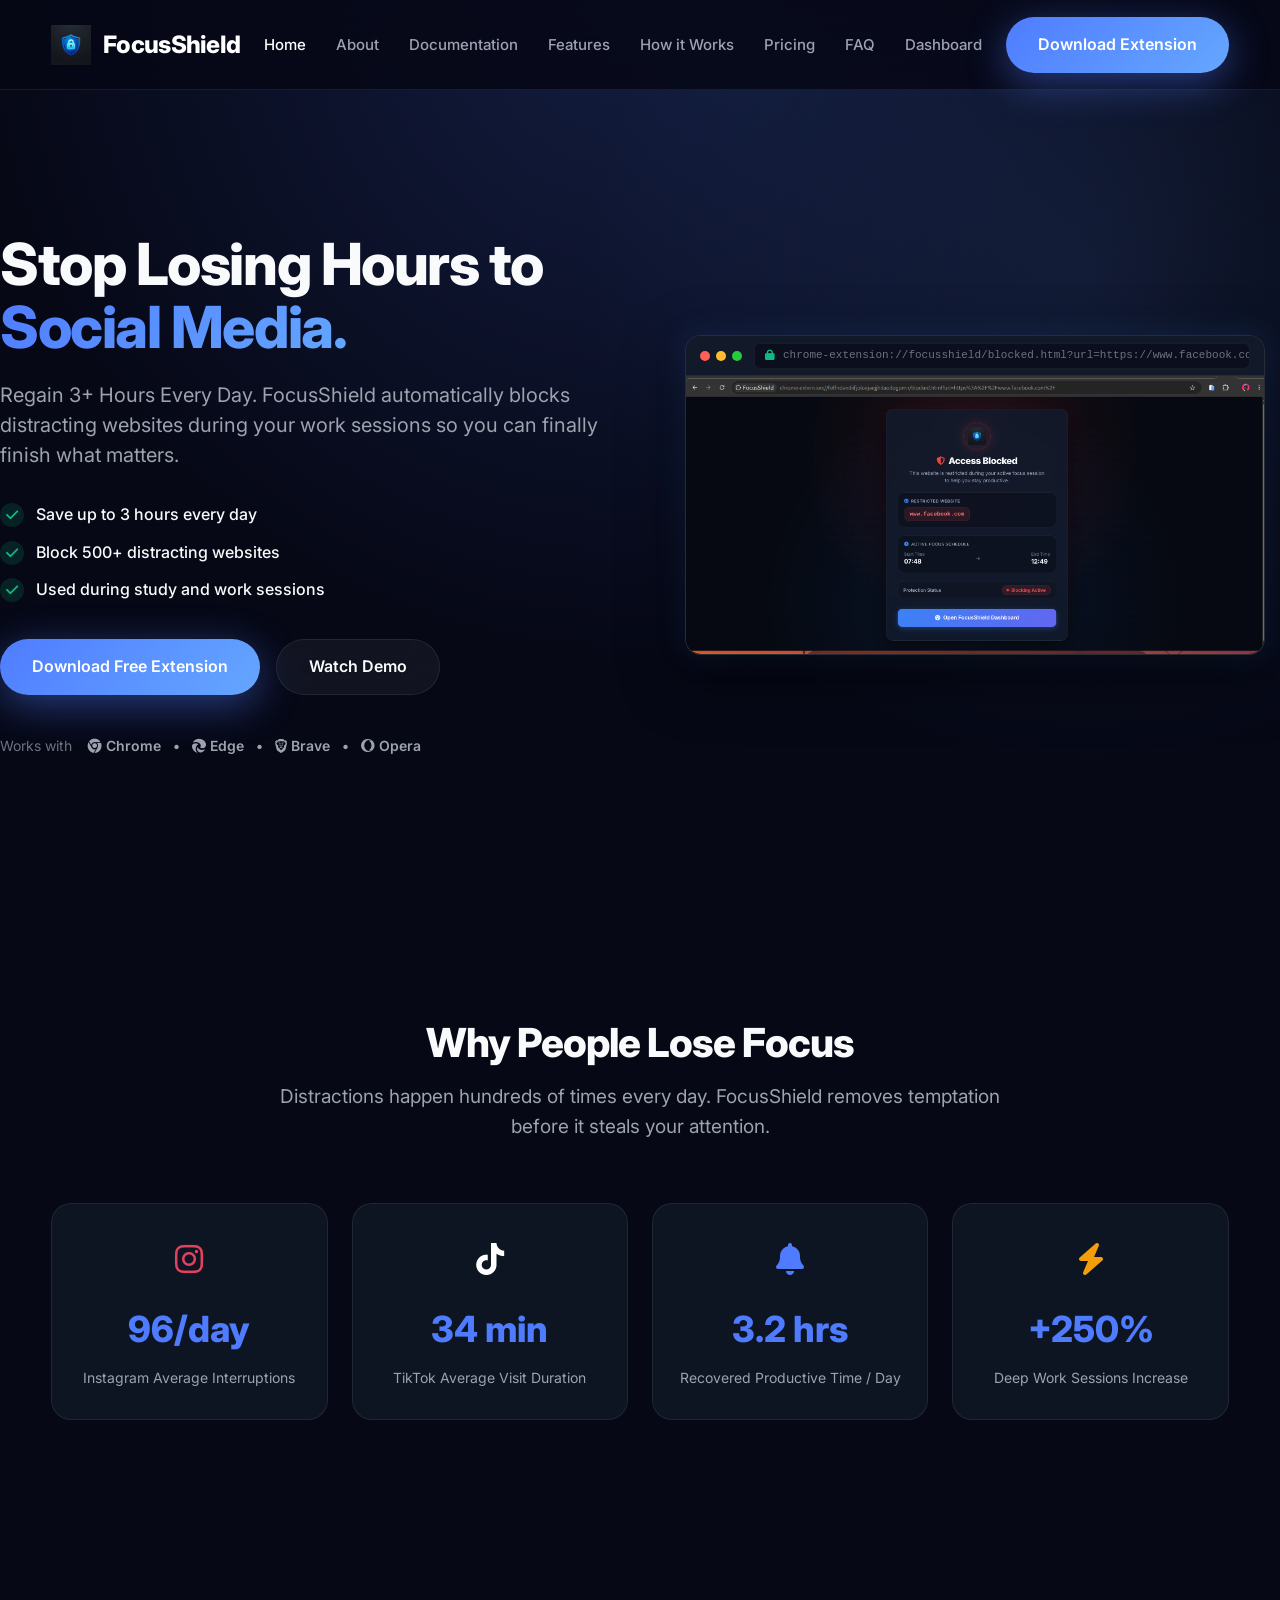
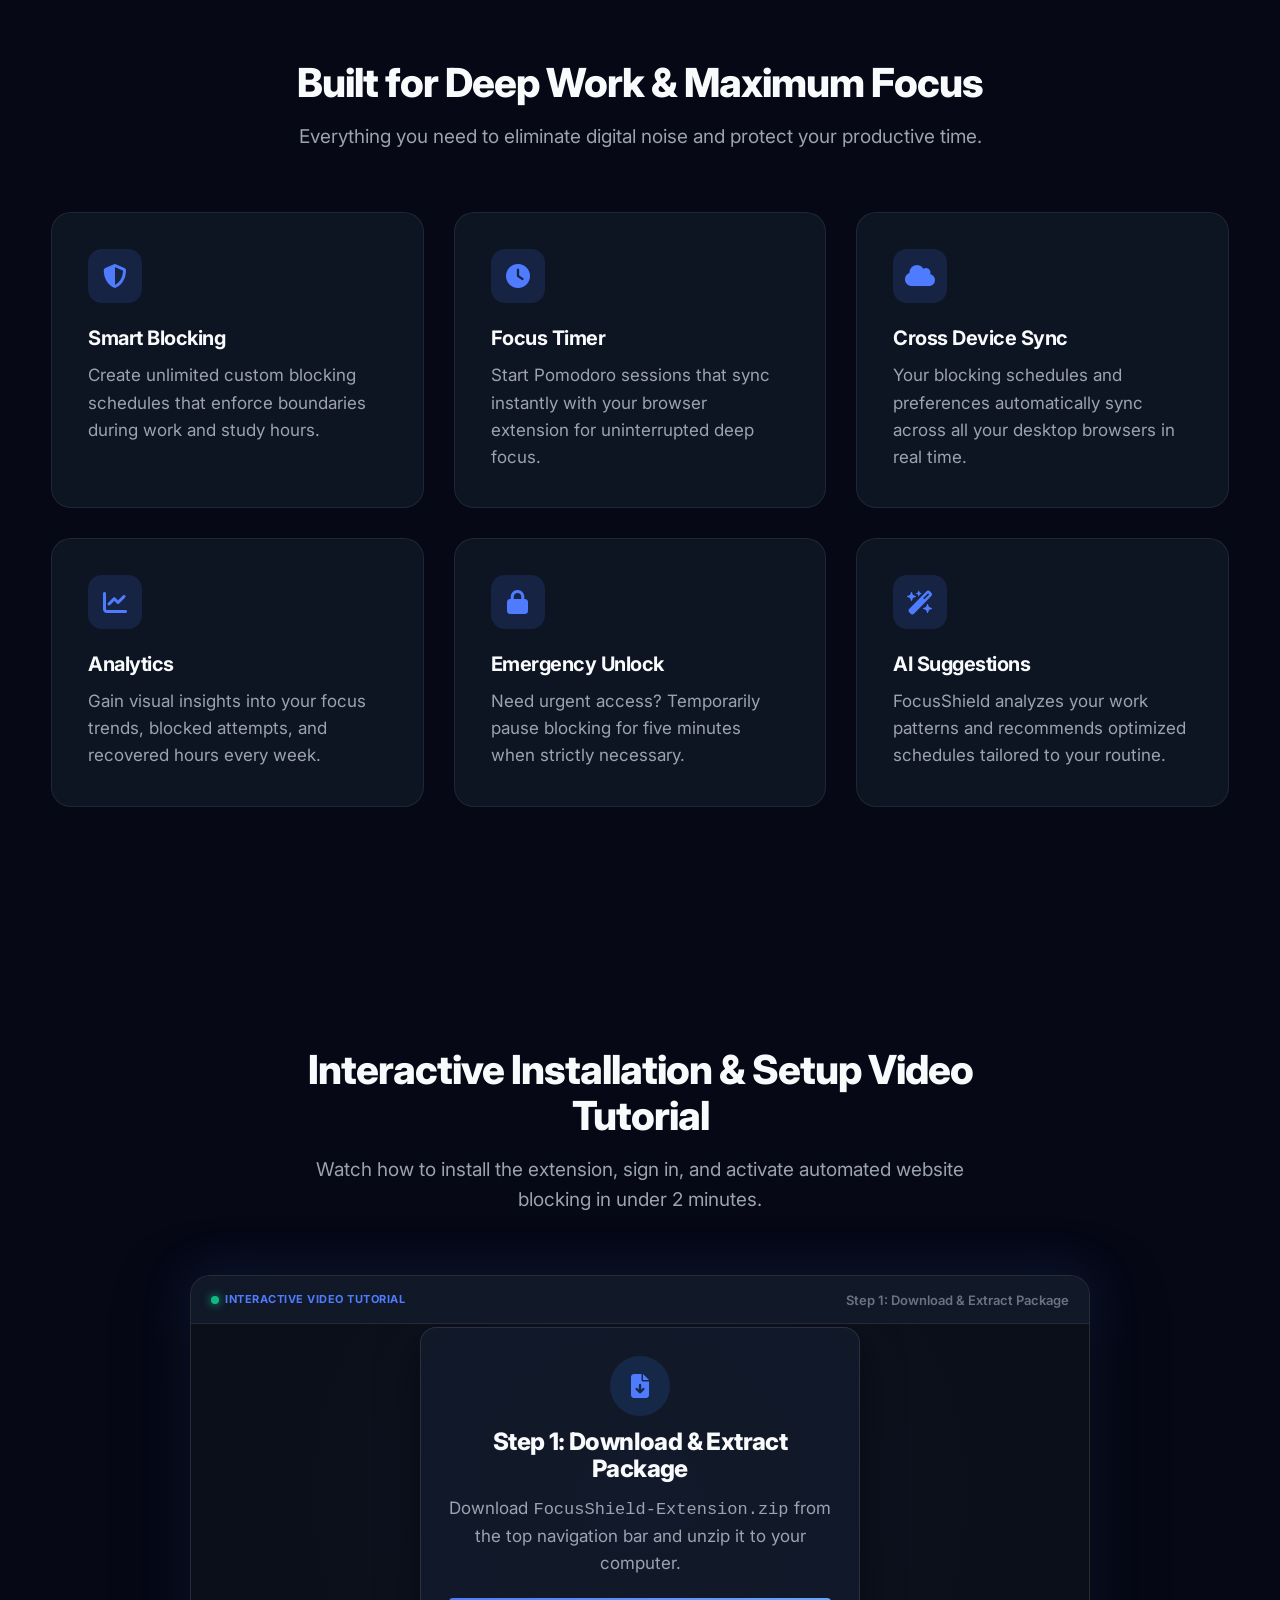
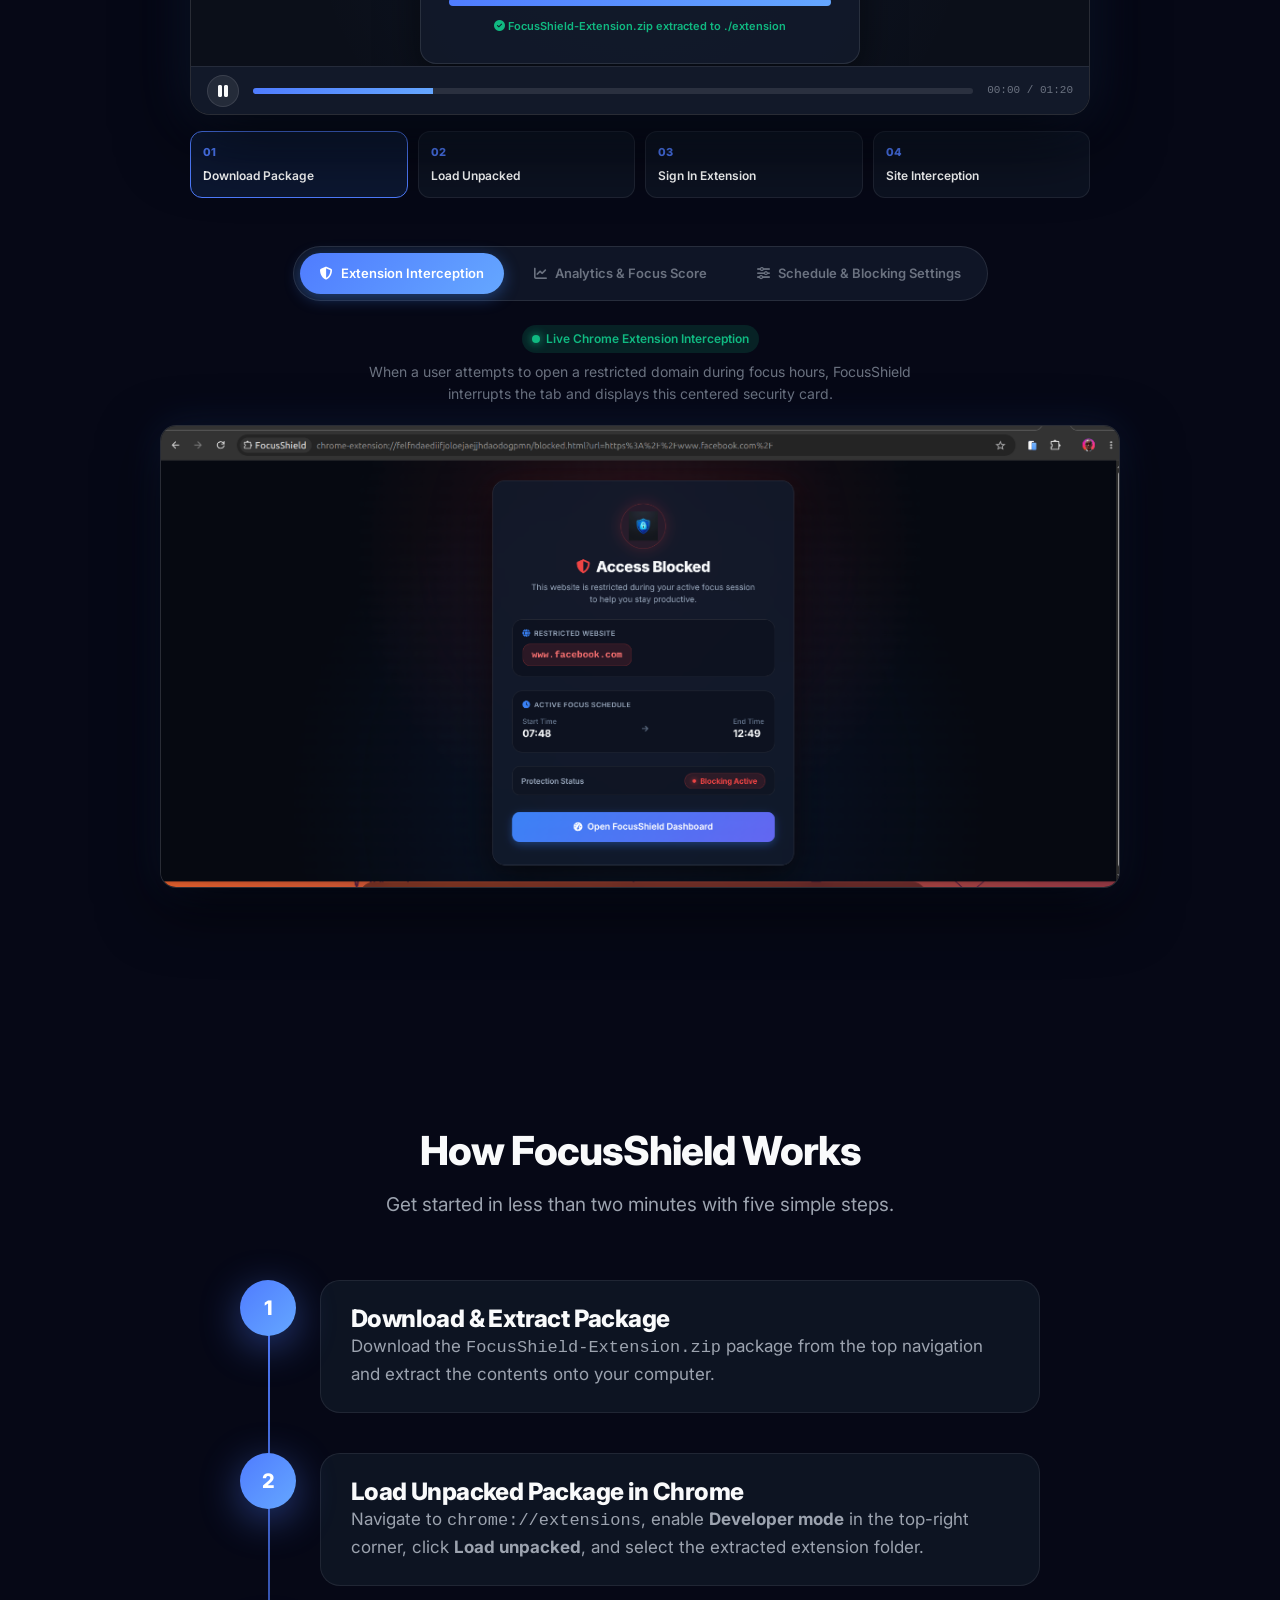
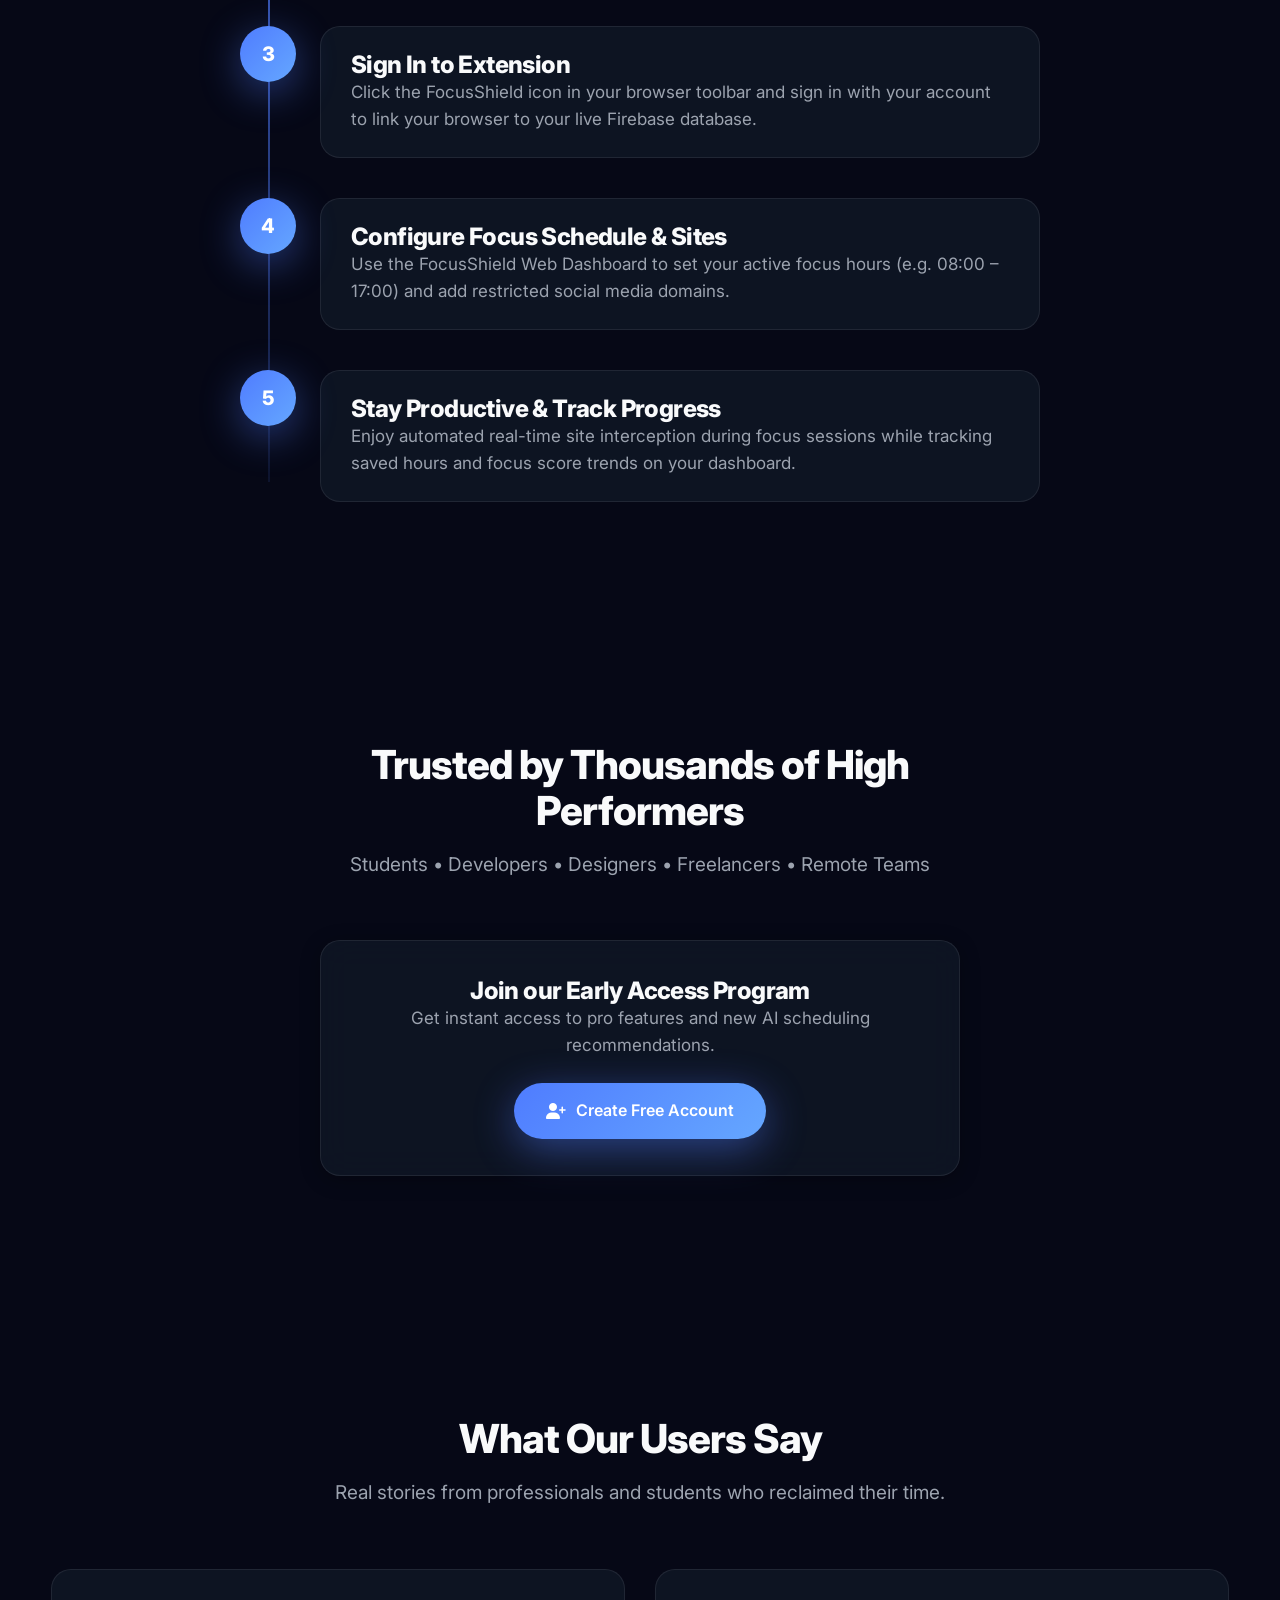
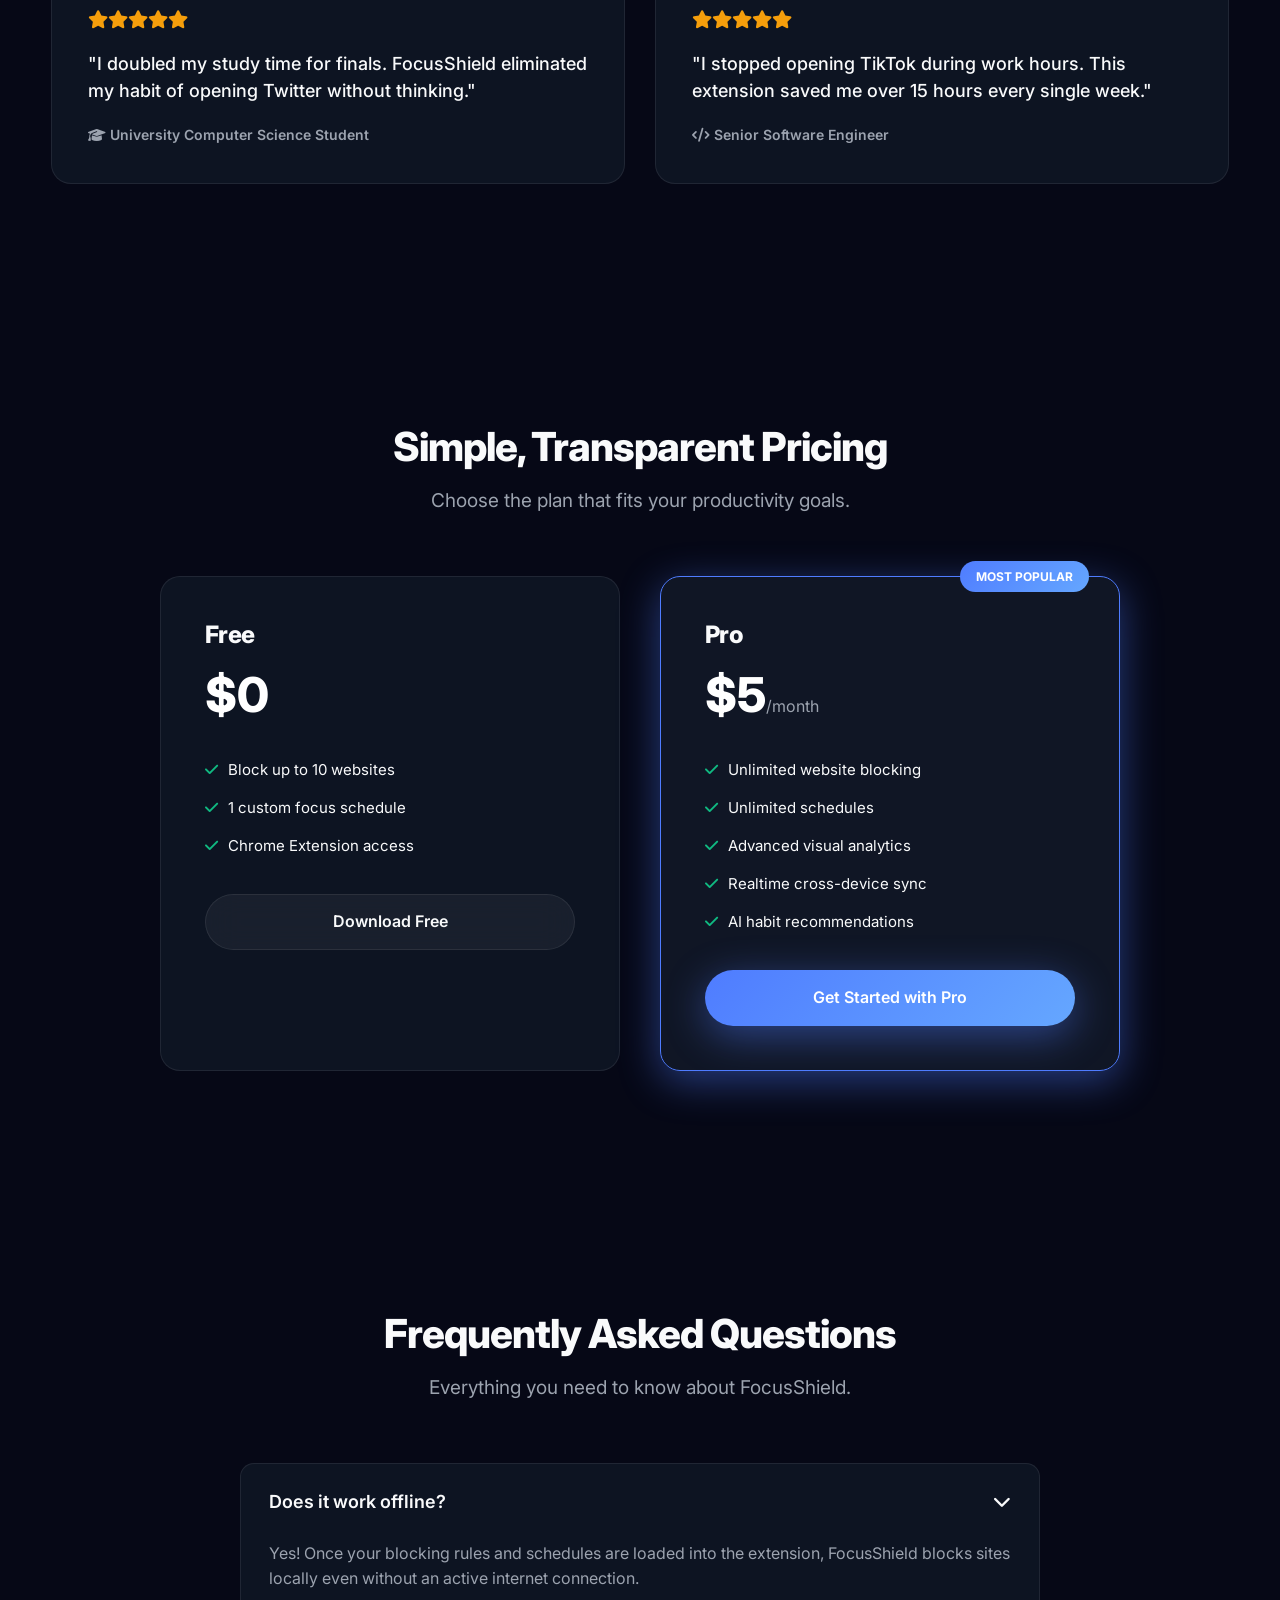
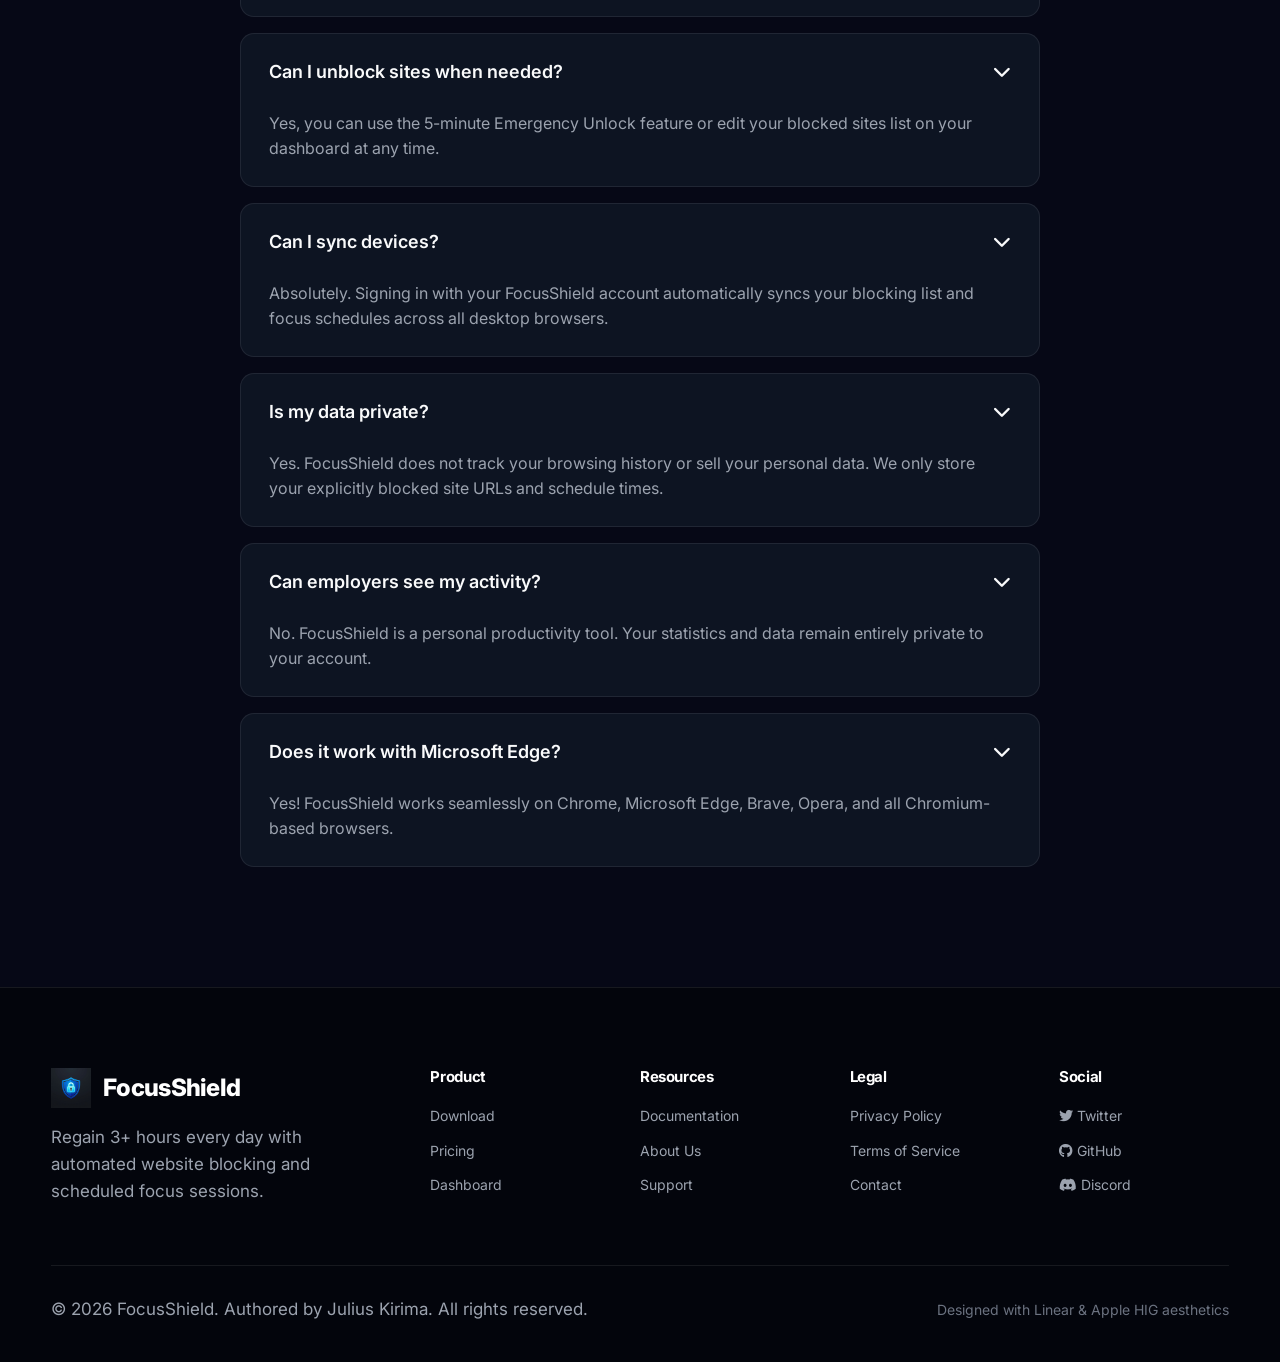
<file: index.html>
<!DOCTYPE html>

<html lang="en">

<head>

    <meta charset="UTF-8">

    <meta name="viewport" content="width=device-width, initial-scale=1.0">

    <title>FocusShield — Regain 3+ Hours Every Day | Smart Distraction Blocker</title>

    <meta name="description" content="FocusShield automatically blocks distracting websites during your work sessions so you can stay productive without relying on willpower.">

    <link rel="icon" type="image/png" href="assets/icons/favicon.png">

    <!-- FONTAWESOME ICONS -->

    <link rel="stylesheet" href="https://cdnjs.cloudflare.com/ajax/libs/font-awesome/6.5.1/css/all.min.css">

    <link rel="stylesheet" href="css/main.css">

    <link rel="stylesheet" href="css/responsive.css">

</head>

<body>

    <!-- HEADER -->

    <header class="header">

        <div class="container header-container">

            <a href="index.html" class="logo">

                <img src="assets/icons/logo.png" alt="FocusShield Logo" class="logo-image">

                <span class="logo-text">FocusShield</span>

            </a>

            <nav class="navigation">

                <ul class="navigation-list">

                    <li><a href="index.html" class="navigation-link active">Home</a></li>

                    <li><a href="about.html" class="navigation-link">About</a></li>

                    <li><a href="docs.html" class="navigation-link">Documentation</a></li>

                    <li><a href="#features" class="navigation-link">Features</a></li>

                    <li><a href="#how-it-works" class="navigation-link">How it Works</a></li>

                    <li><a href="#pricing" class="navigation-link">Pricing</a></li>

                    <li><a href="#faq" class="navigation-link">FAQ</a></li>

                    <li><a href="dashboard.html" class="navigation-link">Dashboard</a></li>

                </ul>

            </nav>

            <div class="header-actions">

                <a href="downloads/FocusShield-Extension.zip" download="FocusShield-Extension.zip" id="download-extension-btn" class="button button-primary">

                    Download Extension

                </a>

            </div>

        </div>

    </header>

    <!-- MAIN CONTENT STORY -->

    <main>

        <!-- 1. HERO SECTION -->

        <section class="section hero vh-section">

            <div class="container hero-grid">

                <!-- HERO LEFT CONTENT -->

                <div class="hero-content">

                    <h1>

                        Stop Losing Hours to <span class="gradient-text">Social Media.</span>

                    </h1>

                    <p class="hero-description">

                        Regain 3+ Hours Every Day. FocusShield automatically blocks distracting websites during your work sessions so you can finally finish what matters.

                    </p>

                    <div class="hero-stats">

                        <div class="stat-item">

                            <span class="stat-check"><i class="fa-solid fa-check"></i></span> Save up to 3 hours every day

                        </div>

                        <div class="stat-item">

                            <span class="stat-check"><i class="fa-solid fa-check"></i></span> Block 500+ distracting websites

                        </div>

                        <div class="stat-item">

                            <span class="stat-check"><i class="fa-solid fa-check"></i></span> Used during study and work sessions

                        </div>

                    </div>

                    <div class="hero-actions">

                        <a href="downloads/FocusShield-Extension.zip" download="FocusShield-Extension.zip" id="hero-download-btn" class="button button-primary">

                            Download Free Extension

                        </a>

                        <a href="#demo" class="button button-secondary">

                            Watch Demo

                        </a>

                    </div>

                    <div class="browser-compatibility">

                        <span>Works with</span>

                        <div class="browser-badges">

                            <span><i class="fa-brands fa-chrome"></i> Chrome</span> • 

                            <span><i class="fa-brands fa-edge"></i> Edge</span> • 

                            <span><i class="fa-brands fa-brave"></i> Brave</span> • 

                            <span><i class="fa-brands fa-opera"></i> Opera</span>

                        </div>

                    </div>

                </div>

                <!-- HERO RIGHT MOCKUP DISPLAYING THE REAL EXTENSION SCREENSHOT -->

                <div class="mockup-wrapper">

                    <div class="extension-browser-frame">

                        <div class="browser-top-bar">

                            <div class="browser-controls">

                                <span class="control-dot close"></span>

                                <span class="control-dot minimize"></span>

                                <span class="control-dot expand"></span>

                            </div>

                            <div class="browser-address">

                                <i class="fa-solid fa-lock" style="color:var(--color-success)"></i>

                                <span>chrome-extension://focusshield/blocked.html?url=https://www.facebook.com</span>

                            </div>

                        </div>

                        <div class="browser-screenshot-container">

                            <img src="assets/screenshots/blocked_popup_screenshot.png" alt="FocusShield Chrome Extension Blocked Page Popup" class="live-popup-screenshot">

                        </div>

                    </div>

                </div>

            </div>

        </section>

        <!-- 2. SECTION TWO: PAIN & PROBLEM -->

        <section class="section">

            <div class="container">

                <div class="section-header">

                    <h2 class="section-title">Why People Lose Focus</h2>

                    <p class="section-subtitle">Distractions happen hundreds of times every day. FocusShield removes temptation before it steals your attention.</p>

                </div>

                <div class="pain-grid">

                    <div class="pain-card">

                        <div class="pain-icon" style="color:#E4405F"><i class="fa-brands fa-instagram"></i></div>

                        <div class="pain-stat">96/day</div>

                        <div class="pain-label">Instagram Average Interruptions</div>

                    </div>

                    <div class="pain-card">

                        <div class="pain-icon" style="color:#FFFFFF"><i class="fa-brands fa-tiktok"></i></div>

                        <div class="pain-stat">34 min</div>

                        <div class="pain-label">TikTok Average Visit Duration</div>

                    </div>

                    <div class="pain-card">

                        <div class="pain-icon" style="color:var(--color-primary)"><i class="fa-solid fa-bell"></i></div>

                        <div class="pain-stat">3.2 hrs</div>

                        <div class="pain-label">Recovered Productive Time / Day</div>

                    </div>

                    <div class="pain-card">

                        <div class="pain-icon" style="color:#F59E0B"><i class="fa-solid fa-bolt"></i></div>

                        <div class="pain-stat">+250%</div>

                        <div class="pain-label">Deep Work Sessions Increase</div>

                    </div>

                </div>

            </div>

        </section>

        <!-- 3. FEATURES SECTION -->

        <section id="features" class="section">

            <div class="container">

                <div class="section-header">

                    <h2 class="section-title">Built for Deep Work & Maximum Focus</h2>

                    <p class="section-subtitle">Everything you need to eliminate digital noise and protect your productive time.</p>

                </div>

                <div class="features-grid">

                    <div class="feature-card">

                        <div class="feature-icon-wrapper"><i class="fa-solid fa-shield-halved"></i></div>

                        <h3 class="feature-title">Smart Blocking</h3>

                        <p>Create unlimited custom blocking schedules that enforce boundaries during work and study hours.</p>

                    </div>

                    <div class="feature-card">

                        <div class="feature-icon-wrapper"><i class="fa-solid fa-clock"></i></div>

                        <h3 class="feature-title">Focus Timer</h3>

                        <p>Start Pomodoro sessions that sync instantly with your browser extension for uninterrupted deep focus.</p>

                    </div>

                    <div class="feature-card">

                        <div class="feature-icon-wrapper"><i class="fa-solid fa-cloud"></i></div>

                        <h3 class="feature-title">Cross Device Sync</h3>

                        <p>Your blocking schedules and preferences automatically sync across all your desktop browsers in real time.</p>

                    </div>

                    <div class="feature-card">

                        <div class="feature-icon-wrapper"><i class="fa-solid fa-chart-line"></i></div>

                        <h3 class="feature-title">Analytics</h3>

                        <p>Gain visual insights into your focus trends, blocked attempts, and recovered hours every week.</p>

                    </div>

                    <div class="feature-card">

                        <div class="feature-icon-wrapper"><i class="fa-solid fa-lock"></i></div>

                        <h3 class="feature-title">Emergency Unlock</h3>

                        <p>Need urgent access? Temporarily pause blocking for five minutes when strictly necessary.</p>

                    </div>

                    <div class="feature-card">

                        <div class="feature-icon-wrapper"><i class="fa-solid fa-wand-magic-sparkles"></i></div>

                        <h3 class="feature-title">AI Suggestions</h3>

                        <p>FocusShield analyzes your work patterns and recommends optimized schedules tailored to your routine.</p>

                    </div>

                </div>

            </div>

        </section>

        <!-- 4. LIVE DEMO & INTERACTIVE VIDEO TUTORIAL SECTION -->

        <section id="demo" class="section">

            <div class="container">

                <div class="section-header">

                    <h2 class="section-title">Interactive Installation & Setup Video Tutorial</h2>

                    <p class="section-subtitle">Watch how to install the extension, sign in, and activate automated website blocking in under 2 minutes.</p>

                </div>

                <!-- VIDEO PLAYER SIMULATOR CONTAINER -->

                <div class="video-tutorial-container">

                    <!-- VIDEO SCREEN VIEWPORT -->

                    <div class="video-viewport">

                        <!-- TOP BAR OVERLAY -->

                        <div class="video-overlay-header">

                            <div class="video-badge"><span class="live-dot"></span> Interactive Video Tutorial</div>

                            <div id="video-scene-title" class="video-scene-title">Step 1: Download & Extract Package</div>

                        </div>

                        <!-- SCENE STAGE -->

                        <div class="video-stage">

                            <!-- Scene 1: Download & Extract -->

                            <div id="scene-1" class="video-scene active">

                                <div class="scene-card">

                                    <div class="scene-icon"><i class="fa-solid fa-file-arrow-down"></i></div>

                                    <h3>Step 1: Download & Extract Package</h3>

                                    <p>Download <code>FocusShield-Extension.zip</code> from the top navigation bar and unzip it to your computer.</p>

                                    <div class="download-sim-bar">

                                        <div class="download-sim-progress"></div>

                                    </div>

                                    <span class="sim-status"><i class="fa-solid fa-circle-check"></i> FocusShield-Extension.zip extracted to ./extension</span>

                                </div>

                            </div>

                            <!-- Scene 2: Load Unpacked -->

                            <div id="scene-2" class="video-scene">

                                <div class="scene-chrome-window">

                                    <div class="chrome-bar">

                                        <span class="url-text"><i class="fa-solid fa-lock"></i> chrome://extensions</span>

                                        <div class="dev-mode-badge"><i class="fa-solid fa-toggle-on"></i> Developer Mode: ON</div>

                                    </div>

                                    <div class="chrome-body">

                                        <button class="sim-button-highlight"><i class="fa-solid fa-folder-open"></i> Load unpacked</button>

                                        <p>Select your extracted <code>/extension</code> folder to register the background service worker.</p>

                                    </div>

                                </div>

                            </div>

                            <!-- Scene 3: Extension Sign In -->

                            <div id="scene-3" class="video-scene">

                                <div class="scene-popup-window">

                                    <div class="popup-header-sim">

                                        <img src="assets/icons/logo.png" alt="FocusShield" class="popup-logo-sim">

                                        <span>FocusShield Extension</span>

                                    </div>

                                    <div class="popup-form-sim">

                                        <div class="sim-input"><i class="fa-solid fa-envelope"></i> user@focusshield.app</div>

                                        <div class="sim-input"><i class="fa-solid fa-lock"></i> ••••••••••••</div>

                                        <button class="sim-btn-primary"><i class="fa-solid fa-right-to-bracket"></i> Sign In to Extension</button>

                                    </div>

                                </div>

                            </div>

                            <!-- Scene 4: Real-time Interception -->

                            <div id="scene-4" class="video-scene">

                                <div class="scene-screenshot-view">

                                    <img src="assets/screenshots/blocked_popup_screenshot.png" alt="FocusShield Extension Blocked Screen Showcase" class="scene-img">

                                </div>

                            </div>

                        </div>

                        <!-- VIDEO CONTROLS BAR -->

                        <div class="video-controls-bar">

                            <button id="video-play-btn" class="video-control-btn" title="Play/Pause Video">

                                <i class="fa-solid fa-play"></i>

                            </button>

                            

                            <div class="video-timeline">

                                <div id="video-progress-bar" class="video-progress-bar"></div>

                            </div>

                            

                            <span id="video-time-display" class="video-time-display">00:00 / 01:20</span>

                        </div>

                    </div>

                    <!-- VIDEO SCENE SELECTOR TABS -->

                    <div class="video-step-nav">

                        <button class="step-nav-btn active" data-scene="1">

                            <span class="step-num">01</span>

                            <span class="step-label">Download Package</span>

                        </button>

                        <button class="step-nav-btn" data-scene="2">

                            <span class="step-num">02</span>

                            <span class="step-label">Load Unpacked</span>

                        </button>

                        <button class="step-nav-btn" data-scene="3">

                            <span class="step-num">03</span>

                            <span class="step-label">Sign In Extension</span>

                        </button>

                        <button class="step-nav-btn" data-scene="4">

                            <span class="step-num">04</span>

                            <span class="step-label">Site Interception</span>

                        </button>

                    </div>

                </div>

                <!-- SHOWCASE SWITCHER CONTAINER FOR DASHBOARD SCREENSHOTS -->

                <div class="dashboard-showcase-container" style="margin-top: 48px;">

                    <!-- SHOWCASE TABS -->

                    <div class="showcase-tabs">

                        <button class="showcase-tab active" data-target="blocked-screen">

                            <i class="fa-solid fa-shield-halved"></i> Extension Interception

                        </button>

                        <button class="showcase-tab" data-target="dashboard-top">

                            <i class="fa-solid fa-chart-line"></i> Analytics & Focus Score

                        </button>

                        <button class="showcase-tab" data-target="dashboard-settings">

                            <i class="fa-solid fa-sliders"></i> Schedule & Blocking Settings

                        </button>

                    </div>

                    <!-- SHOWCASE PANELS -->

                    <div class="showcase-viewport">

                        <!-- Panel 1: Extension Blocked Screen -->

                        <div id="showcase-blocked-screen" class="showcase-panel active">

                            <div class="panel-header">

                                <span class="live-badge"><span class="live-dot"></span> Live Chrome Extension Interception</span>

                                <p class="panel-desc">When a user attempts to open a restricted domain during focus hours, FocusShield interrupts the tab and displays this centered security card.</p>

                            </div>

                            <div class="panel-image-wrapper">

                                <img src="assets/screenshots/blocked_popup_screenshot.png" alt="FocusShield Chrome Extension Interception Screen" class="showcase-img">

                            </div>

                        </div>

                        <!-- Panel 2: Dashboard Overview -->

                        <div id="showcase-dashboard-top" class="showcase-panel">

                            <div class="panel-header">

                                <span class="live-badge"><span class="live-dot"></span> Realtime Web Dashboard Overview</span>

                                <p class="panel-desc">Monitor your daily Focus Score, blocked attempts, active session countdown timer, weekly trends, and 30-day focus streak calendar.</p>

                            </div>

                            <div class="panel-image-wrapper">

                                <img src="assets/screenshots/dashboard_top_screenshot.png" alt="FocusShield Web Dashboard Analytics Overview" class="showcase-img">

                            </div>

                        </div>

                        <!-- Panel 3: Schedule Settings -->

                        <div id="showcase-dashboard-settings" class="showcase-panel">

                            <div class="panel-header">

                                <span class="live-badge"><span class="live-dot"></span> Realtime Control & Blocked List</span>

                                <p class="panel-desc">Configure your automated work schedule start and end times, toggle blocking ON/OFF, export/import settings, and manage restricted websites in real time.</p>

                            </div>

                            <div class="panel-image-wrapper">

                                <img src="assets/screenshots/dashboard_settings_screenshot.png" alt="FocusShield Schedule Settings and Blocked Sites Controls" class="showcase-img">

                            </div>

                        </div>

                    </div>

                </div>

            </div>

        </section>

        <!-- 5. HOW IT WORKS TIMELINE -->

        <section id="how-it-works" class="section">

            <div class="container">

                <div class="section-header">

                    <h2 class="section-title">How FocusShield Works</h2>

                    <p class="section-subtitle">Get started in less than two minutes with five simple steps.</p>

                </div>

                <div class="timeline">

                    <div class="timeline-step">

                        <div class="timeline-number">1</div>

                        <div class="timeline-content">

                            <h3>Download & Extract Package</h3>

                            <p>Download the <code>FocusShield-Extension.zip</code> package from the top navigation and extract the contents onto your computer.</p>

                        </div>

                    </div>

                    <div class="timeline-step">

                        <div class="timeline-number">2</div>

                        <div class="timeline-content">

                            <h3>Load Unpacked Package in Chrome</h3>

                            <p>Navigate to <code>chrome://extensions</code>, enable <strong>Developer mode</strong> in the top-right corner, click <strong>Load unpacked</strong>, and select the extracted extension folder.</p>

                        </div>

                    </div>

                    <div class="timeline-step">

                        <div class="timeline-number">3</div>

                        <div class="timeline-content">

                            <h3>Sign In to Extension</h3>

                            <p>Click the FocusShield icon in your browser toolbar and sign in with your account to link your browser to your live Firebase database.</p>

                        </div>

                    </div>

                    <div class="timeline-step">

                        <div class="timeline-number">4</div>

                        <div class="timeline-content">

                            <h3>Configure Focus Schedule & Sites</h3>

                            <p>Use the FocusShield Web Dashboard to set your active focus hours (e.g. 08:00 – 17:00) and add restricted social media domains.</p>

                        </div>

                    </div>

                    <div class="timeline-step">

                        <div class="timeline-number">5</div>

                        <div class="timeline-content">

                            <h3>Stay Productive & Track Progress</h3>

                            <p>Enjoy automated real-time site interception during focus sessions while tracking saved hours and focus score trends on your dashboard.</p>

                        </div>

                    </div>

                </div>

            </div>

        </section>

        <!-- 6. SOCIAL PROOF & EARLY ACCESS -->

        <section class="section">

            <div class="container text-center">

                <div class="section-header">

                    <h2 class="section-title">Trusted by Thousands of High Performers</h2>

                    <p class="section-subtitle">Students • Developers • Designers • Freelancers • Remote Teams</p>

                </div>

                <div class="glass-card" style="max-width:640px; margin:0 auto; text-align:center;">

                    <h3>Join our Early Access Program</h3>

                    <p style="margin-bottom:24px;">Get instant access to pro features and new AI scheduling recommendations.</p>

                    <a href="signup.html" class="button button-primary"><i class="fa-solid fa-user-plus"></i> Create Free Account</a>

                </div>

            </div>

        </section>

        <!-- 7. TESTIMONIALS -->

        <section class="section">

            <div class="container">

                <div class="section-header">

                    <h2 class="section-title">What Our Users Say</h2>

                    <p class="section-subtitle">Real stories from professionals and students who reclaimed their time.</p>

                </div>

                <div class="testimonials-grid">

                    <div class="testimonial-card">

                        <div class="rating-stars"><i class="fa-solid fa-star"></i><i class="fa-solid fa-star"></i><i class="fa-solid fa-star"></i><i class="fa-solid fa-star"></i><i class="fa-solid fa-star"></i></div>

                        <p class="testimonial-quote">"I doubled my study time for finals. FocusShield eliminated my habit of opening Twitter without thinking."</p>

                        <div class="testimonial-author"><i class="fa-solid fa-graduation-cap"></i> University Computer Science Student</div>

                    </div>

                    <div class="testimonial-card">

                        <div class="rating-stars"><i class="fa-solid fa-star"></i><i class="fa-solid fa-star"></i><i class="fa-solid fa-star"></i><i class="fa-solid fa-star"></i><i class="fa-solid fa-star"></i></div>

                        <p class="testimonial-quote">"I stopped opening TikTok during work hours. This extension saved me over 15 hours every single week."</p>

                        <div class="testimonial-author"><i class="fa-solid fa-code"></i> Senior Software Engineer</div>

                    </div>

                </div>

            </div>

        </section>

        <!-- 8. PRICING -->

        <section id="pricing" class="section">

            <div class="container">

                <div class="section-header">

                    <h2 class="section-title">Simple, Transparent Pricing</h2>

                    <p class="section-subtitle">Choose the plan that fits your productivity goals.</p>

                </div>

                <div class="pricing-grid">

                    <div class="pricing-card">

                        <h3 class="price-title">Free</h3>

                        <div class="price-amount">$0</div>

                        <div class="price-features">

                            <div class="price-feature-item"><i class="fa-solid fa-check" style="color:var(--color-success)"></i> Block up to 10 websites</div>

                            <div class="price-feature-item"><i class="fa-solid fa-check" style="color:var(--color-success)"></i> 1 custom focus schedule</div>

                            <div class="price-feature-item"><i class="fa-solid fa-check" style="color:var(--color-success)"></i> Chrome Extension access</div>

                        </div>

                        <a href="downloads/FocusShield-Extension.zip" download="FocusShield-Extension.zip" class="button button-secondary" style="width:100%;">Download Free</a>

                    </div>

                    <div class="pricing-card featured">

                        <span class="badge-popular">MOST POPULAR</span>

                        <h3 class="price-title">Pro</h3>

                        <div class="price-amount">$5<span style="font-size:16px; font-weight:400; color:var(--color-text-light)">/month</span></div>

                        <div class="price-features">

                            <div class="price-feature-item"><i class="fa-solid fa-check" style="color:var(--color-success)"></i> Unlimited website blocking</div>

                            <div class="price-feature-item"><i class="fa-solid fa-check" style="color:var(--color-success)"></i> Unlimited schedules</div>

                            <div class="price-feature-item"><i class="fa-solid fa-check" style="color:var(--color-success)"></i> Advanced visual analytics</div>

                            <div class="price-feature-item"><i class="fa-solid fa-check" style="color:var(--color-success)"></i> Realtime cross-device sync</div>

                            <div class="price-feature-item"><i class="fa-solid fa-check" style="color:var(--color-success)"></i> AI habit recommendations</div>

                        </div>

                        <a href="signup.html" class="button button-primary" style="width:100%;">Get Started with Pro</a>

                    </div>

                </div>

            </div>

        </section>

        <!-- 9. FAQ ACCORDION -->

        <section id="faq" class="section">

            <div class="container">

                <div class="section-header">

                    <h2 class="section-title">Frequently Asked Questions</h2>

                    <p class="section-subtitle">Everything you need to know about FocusShield.</p>

                </div>

                <div class="faq-container">

                    <div class="faq-item">

                        <button class="faq-question">Does it work offline? <i class="fa-solid fa-chevron-down"></i></button>

                        <div class="faq-answer">Yes! Once your blocking rules and schedules are loaded into the extension, FocusShield blocks sites locally even without an active internet connection.</div>

                    </div>

                    <div class="faq-item">

                        <button class="faq-question">Can I unblock sites when needed? <i class="fa-solid fa-chevron-down"></i></button>

                        <div class="faq-answer">Yes, you can use the 5-minute Emergency Unlock feature or edit your blocked sites list on your dashboard at any time.</div>

                    </div>

                    <div class="faq-item">

                        <button class="faq-question">Can I sync devices? <i class="fa-solid fa-chevron-down"></i></button>

                        <div class="faq-answer">Absolutely. Signing in with your FocusShield account automatically syncs your blocking list and focus schedules across all desktop browsers.</div>

                    </div>

                    <div class="faq-item">

                        <button class="faq-question">Is my data private? <i class="fa-solid fa-chevron-down"></i></button>

                        <div class="faq-answer">Yes. FocusShield does not track your browsing history or sell your personal data. We only store your explicitly blocked site URLs and schedule times.</div>

                    </div>

                    <div class="faq-item">

                        <button class="faq-question">Can employers see my activity? <i class="fa-solid fa-chevron-down"></i></button>

                        <div class="faq-answer">No. FocusShield is a personal productivity tool. Your statistics and data remain entirely private to your account.</div>

                    </div>

                    <div class="faq-item">

                        <button class="faq-question">Does it work with Microsoft Edge? <i class="fa-solid fa-chevron-down"></i></button>

                        <div class="faq-answer">Yes! FocusShield works seamlessly on Chrome, Microsoft Edge, Brave, Opera, and all Chromium-based browsers.</div>

                    </div>

                </div>

            </div>

        </section>

    </main>

    <!-- FOOTER -->

    <footer class="footer">

        <div class="container">

            <div class="footer-grid">

                <div class="footer-brand">

                    <a href="index.html" class="logo">

                        <img src="assets/icons/logo.png" alt="FocusShield Logo" class="logo-image">

                        <span class="logo-text">FocusShield</span>

                    </a>

                    <p>Regain 3+ hours every day with automated website blocking and scheduled focus sessions.</p>

                </div>

                <div>

                    <h4 class="footer-col-title">Product</h4>

                    <div class="footer-links">

                        <a href="downloads/FocusShield-Extension.zip" download="FocusShield-Extension.zip" class="footer-link">Download</a>

                        <a href="#pricing" class="footer-link">Pricing</a>

                        <a href="dashboard.html" class="footer-link">Dashboard</a>

                    </div>

                </div>

                <div>

                    <h4 class="footer-col-title">Resources</h4>

                    <div class="footer-links">

                        <a href="docs.html" class="footer-link">Documentation</a>

                        <a href="about.html" class="footer-link">About Us</a>

                        <a href="#faq" class="footer-link">Support</a>

                    </div>

                </div>

                <div>

                    <h4 class="footer-col-title">Legal</h4>

                    <div class="footer-links">

                        <a href="#" class="footer-link">Privacy Policy</a>

                        <a href="#" class="footer-link">Terms of Service</a>

                        <a href="#" class="footer-link">Contact</a>

                    </div>

                </div>

                <div>

                    <h4 class="footer-col-title">Social</h4>

                    <div class="footer-links">

                        <a href="https://twitter.com" target="_blank" class="footer-link"><i class="fa-brands fa-twitter"></i> Twitter</a>

                        <a href="https://github.com/kirima-julius" target="_blank" class="footer-link"><i class="fa-brands fa-github"></i> GitHub</a>

                        <a href="https://discord.com" target="_blank" class="footer-link"><i class="fa-brands fa-discord"></i> Discord</a>

                    </div>

                </div>

            </div>

            <div class="footer-bottom">

                <p>© 2026 FocusShield. Authored by Julius Kirima. All rights reserved.</p>

                <div class="footer-socials">

                    <span>Designed with Linear & Apple HIG aesthetics</span>

                </div>

            </div>

        </div>

    </footer>

    <script type="module" src="js/ui.js"></script>

    <script type="module" src="js/download.js"></script>

</body>

</html>
</file>
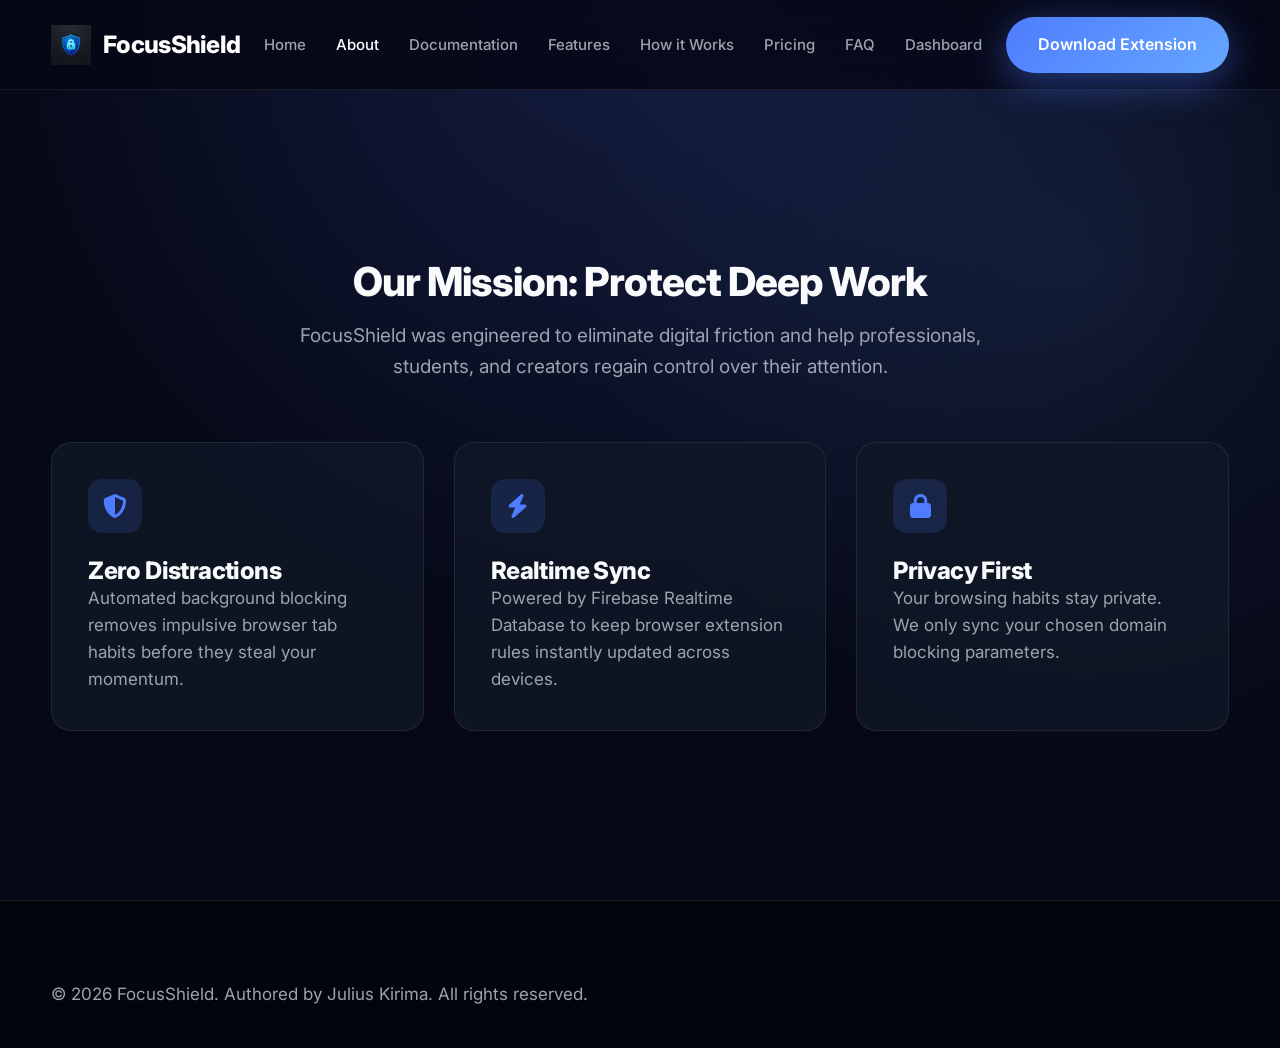
<file: about.html>
<!DOCTYPE html>

<html lang="en">

<head>

    <meta charset="UTF-8">

    <meta name="viewport" content="width=device-width, initial-scale=1.0">

    <title>About FocusShield — Product Mission & Technology Stack</title>

    <link rel="icon" href="assets/icons/favicon.png" type="image/png">

    <!-- FONTAWESOME ICONS -->

    <link rel="stylesheet" href="https://cdnjs.cloudflare.com/ajax/libs/font-awesome/6.5.1/css/all.min.css">

    <link rel="stylesheet" href="css/main.css">

    <link rel="stylesheet" href="css/about.css">

    <link rel="stylesheet" href="css/responsive.css">

</head>

<body>

    <!-- HEADER -->

    <header class="header">

        <div class="container header-container">

            <a href="index.html" class="logo">

                <img src="assets/icons/logo.png" alt="FocusShield Logo" class="logo-image">

                <span class="logo-text">FocusShield</span>

            </a>

            <nav class="navigation">

                <ul class="navigation-list">

                    <li><a href="index.html" class="navigation-link">Home</a></li>

                    <li><a href="about.html" class="navigation-link active">About</a></li>

                    <li><a href="docs.html" class="navigation-link">Documentation</a></li>

                    <li><a href="index.html#features" class="navigation-link">Features</a></li>

                    <li><a href="index.html#how-it-works" class="navigation-link">How it Works</a></li>

                    <li><a href="index.html#pricing" class="navigation-link">Pricing</a></li>

                    <li><a href="index.html#faq" class="navigation-link">FAQ</a></li>

                    <li><a href="dashboard.html" class="navigation-link">Dashboard</a></li>

                </ul>

            </nav>

            <div class="header-actions">

                <a href="downloads/FocusShield-Extension.zip" download="FocusShield-Extension.zip" class="button button-primary">

                    Download Extension

                </a>

            </div>

        </div>

    </header>

    <!-- MAIN -->

    <main class="about-page">

        <section class="section vh-section">

            <div class="container text-center">

                <div class="section-header">

                    <h1 class="section-title">Our Mission: Protect Deep Work</h1>

                    <p class="section-subtitle">FocusShield was engineered to eliminate digital friction and help professionals, students, and creators regain control over their attention.</p>

                </div>

                <div class="features-grid">

                    <div class="feature-card">

                        <div class="feature-icon-wrapper"><i class="fa-solid fa-shield-halved"></i></div>

                        <h3>Zero Distractions</h3>

                        <p>Automated background blocking removes impulsive browser tab habits before they steal your momentum.</p>

                    </div>

                    <div class="feature-card">

                        <div class="feature-icon-wrapper"><i class="fa-solid fa-bolt"></i></div>

                        <h3>Realtime Sync</h3>

                        <p>Powered by Firebase Realtime Database to keep browser extension rules instantly updated across devices.</p>

                    </div>

                    <div class="feature-card">

                        <div class="feature-icon-wrapper"><i class="fa-solid fa-lock"></i></div>

                        <h3>Privacy First</h3>

                        <p>Your browsing habits stay private. We only sync your chosen domain blocking parameters.</p>

                    </div>

                </div>

            </div>

        </section>

    </main>

    <!-- FOOTER -->

    <footer class="footer">

        <div class="container text-center">

            <p>© 2026 FocusShield. Authored by Julius Kirima. All rights reserved.</p>

        </div>

    </footer>

    <script type="module" src="js/ui.js"></script>

</body>

</html>
</file>
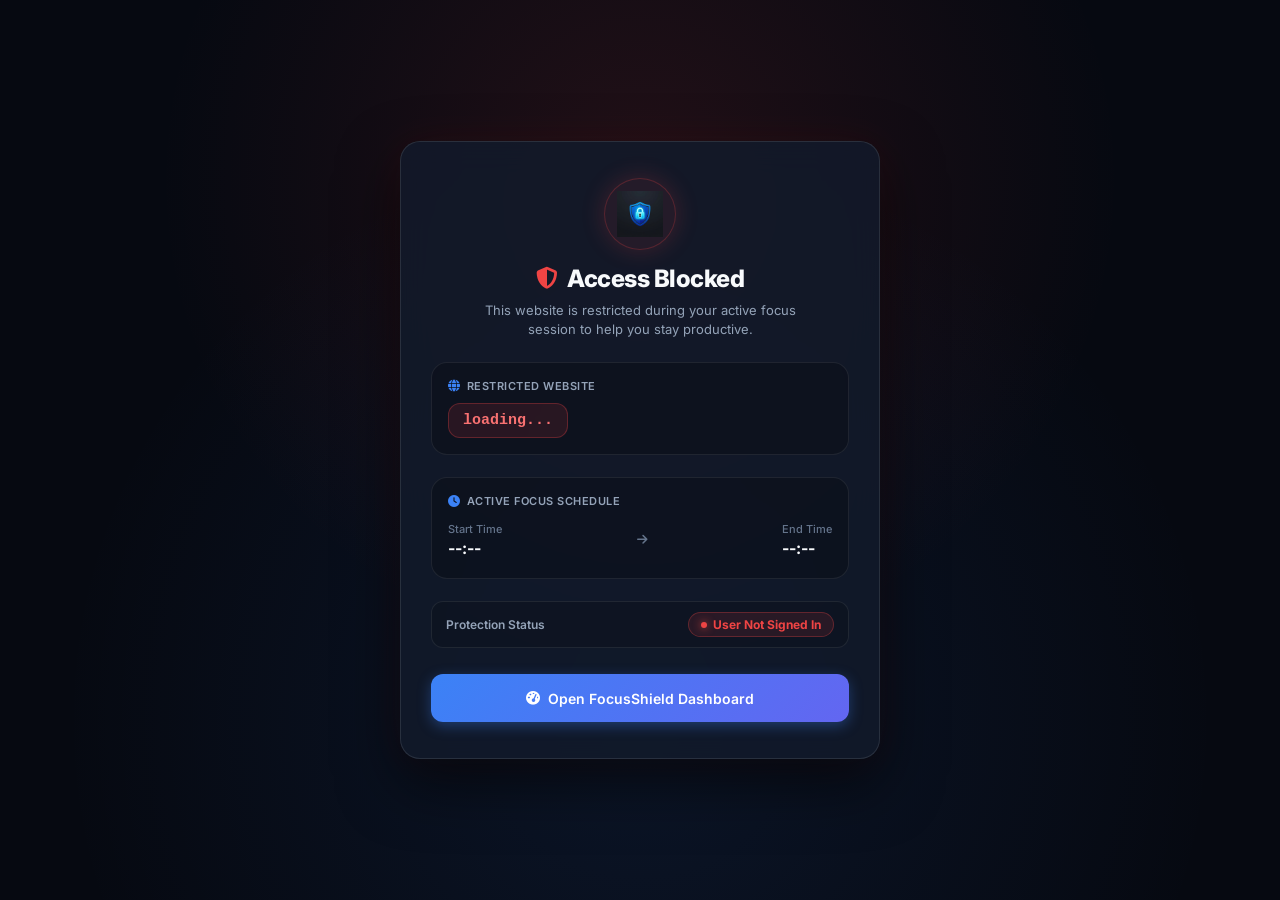
<file: extension/blocked.html>
<!DOCTYPE html>
<html lang="en">

<head>

    <!-- META DATA -->

    <meta charset="UTF-8">

    <meta name="viewport"
          content="width=device-width, initial-scale=1.0">

    <!-- TITLE -->

    <title>Access Blocked | FocusShield</title>

    <!-- FONTS & ICONS -->

    <link rel="preconnect"
          href="https://fonts.googleapis.com">

    <link rel="preconnect"
          href="https://fonts.gstatic.com"
          crossorigin>

    <link href="https://fonts.googleapis.com/css2?family=Inter:wght@400;500;600;700;800&display=swap"
          rel="stylesheet">

    <link rel="stylesheet"
          href="https://cdnjs.cloudflare.com/ajax/libs/font-awesome/6.5.1/css/all.min.css">

    <!-- STYLES -->

    <link rel="stylesheet"
          href="extension.css">

    <!-- JAVASCRIPT (UNTOUCHED) -->

    <script type="module"
            src="blocked.js"
            defer></script>

</head>

<body class="blocked-page-body">

    <main class="blocked-viewport">

        <!-- MAIN CENTERED GLASS CARD -->

        <div class="blocked-main-card">

            <!-- LOGO & HERO HEADER -->

            <div class="blocked-hero">

                <div class="blocked-logo-ring">

                    <img src="icons/icon128.png"
                         alt="FocusShield Logo"
                         class="blocked-logo">

                </div>

                <h1 class="blocked-main-title">

                    <i class="fa-solid fa-shield-halved"></i> Access Blocked

                </h1>

                <p class="blocked-subtitle">

                    This website is restricted during your active focus session to help you stay productive.

                </p>

            </div>

            <!-- WEBSITE INFO SUB-CARD -->

            <div class="info-block">

                <div class="info-block-header">

                    <i class="fa-solid fa-globe"></i>

                    <span>Restricted Website</span>

                </div>

                <div class="website-badge-wrapper">

                    <span id="blocked-website"
                          class="blocked-website-domain">

                        loading...

                    </span>

                </div>

            </div>

            <!-- SCHEDULE SUB-CARD -->

            <div class="info-block">

                <div class="info-block-header">

                    <i class="fa-solid fa-clock"></i>

                    <span>Active Focus Schedule</span>

                </div>

                <div class="schedule-grid">

                    <div class="schedule-col">

                        <span class="col-label">Start Time</span>

                        <span id="blocked-start-time"
                              class="col-value">--:--</span>

                    </div>

                    <div class="schedule-divider">

                        <i class="fa-solid fa-arrow-right"></i>

                    </div>

                    <div class="schedule-col">

                        <span class="col-label">End Time</span>

                        <span id="blocked-end-time"
                              class="col-value">--:--</span>

                    </div>

                </div>

            </div>

            <!-- STATUS BADGE -->

            <div class="status-block">

                <span class="status-label">Protection Status</span>

                <div class="status-badge-container">

                    <span id="blocked-status"
                          class="blocked-status-pill">

                        Blocking Active

                    </span>

                </div>

            </div>

            <!-- PRIMARY ACTION BUTTON -->

            <div class="action-block">

                <button id="open-dashboard-btn"
                        class="button button-primary button-large">

                    <i class="fa-solid fa-gauge-high"></i>

                    <span>Open FocusShield Dashboard</span>

                </button>

            </div>

        </div>

    </main>

</body>

</html>
</file>
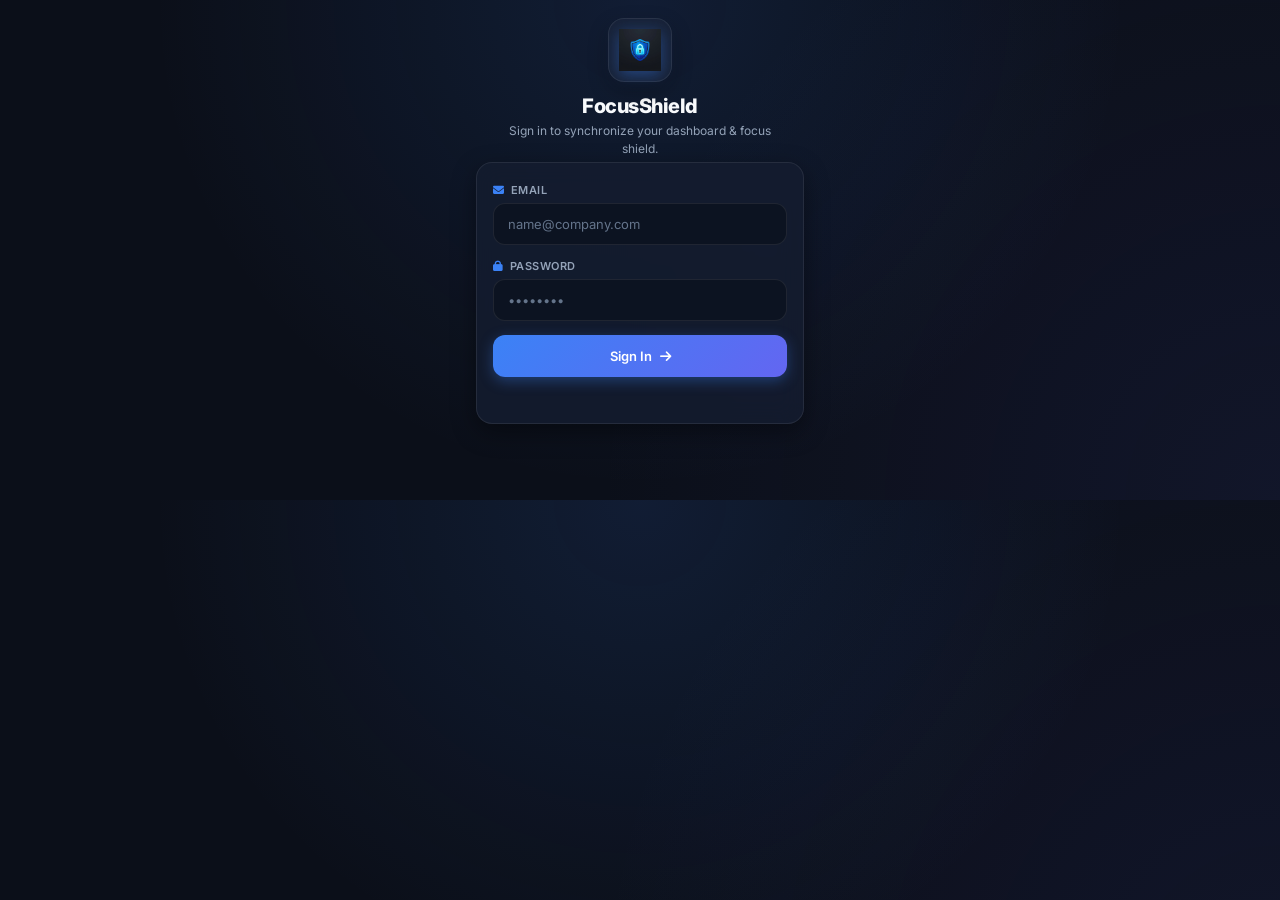
<file: extension/popup.html>
<!DOCTYPE html>
<html lang="en">

<head>

    <!-- META DATA -->

    <meta charset="UTF-8">

    <meta name="viewport"
          content="width=device-width, initial-scale=1.0">

    <!-- TITLE -->

    <title>FocusShield</title>

    <!-- FONTS & ICONS -->

    <link rel="preconnect"
          href="https://fonts.googleapis.com">

    <link rel="preconnect"
          href="https://fonts.gstatic.com"
          crossorigin>

    <link href="https://fonts.googleapis.com/css2?family=Inter:wght@400;500;600;700;800&display=swap"
          rel="stylesheet">

    <link rel="stylesheet"
          href="https://cdnjs.cloudflare.com/ajax/libs/font-awesome/6.5.1/css/all.min.css">

    <!-- STYLES -->

    <link rel="stylesheet"
          href="extension.css">

    <!-- JAVASCRIPT (UNTOUCHED) -->

    <script type="module"
            src="popup.js"
            defer></script>

</head>

<body>

    <main class="extension-wrapper">

        <!-- LOGIN VIEW -->

        <section id="login-view"
                 class="popup-container">

            <div class="brand-hero">

                <div class="logo-wrapper">

                    <img src="icons/icon128.png"
                         alt="FocusShield Logo"
                         class="extension-logo">

                </div>

                <h1 class="extension-title">

                    FocusShield

                </h1>

                <p class="extension-description">

                    Sign in to synchronize your dashboard & focus shield.

                </p>

            </div>

            <div class="extension-card login-card">

                <form id="login-form"
                      class="login-form">

                    <div class="input-field">

                        <label for="email"
                               class="field-label">

                            <i class="fa-solid fa-envelope"></i> Email

                        </label>

                        <input type="email"
                               id="email"
                               class="input"
                               placeholder="name@company.com"
                               required
                               autocomplete="email">

                    </div>

                    <div class="input-field">

                        <label for="password"
                               class="field-label">

                            <i class="fa-solid fa-lock"></i> Password

                        </label>

                        <input type="password"
                               id="password"
                               class="input"
                               placeholder="••••••••"
                               required
                               autocomplete="current-password">

                    </div>

                    <button type="submit"
                            id="login-btn"
                            class="button button-primary">

                        <span>Sign In</span>

                        <i class="fa-solid fa-arrow-right"></i>

                    </button>

                </form>

                <p id="login-message"
                   class="message">

                </p>

            </div>

        </section>

        <!-- DASHBOARD / CONTROL PANEL VIEW -->

        <section id="dashboard-view"
                 class="popup-container"
                 hidden>

            <!-- APP HEADER -->

            <header class="app-header">

                <div class="header-brand">

                    <img src="icons/icon128.png"
                         alt="FocusShield Logo"
                         class="header-logo">

                    <div class="header-info">

                        <h1 class="header-title">

                            FocusShield

                        </h1>

                        <span class="header-subtitle">

                            Desktop Control

                        </span>

                    </div>

                </div>

            </header>

            <!-- STATUS CARD -->

            <div class="extension-card status-card">

                <div class="status-content">

                    <div class="status-icon-wrapper">

                        <i class="fa-solid fa-shield-halved"></i>

                    </div>

                    <div class="status-details">

                        <span class="card-label">

                            Protection Status

                        </span>

                        <div class="status-badge-wrapper">

                            <span id="extension-status"
                                  class="status-badge checking">

                                Checking...

                            </span>

                        </div>

                    </div>

                </div>

            </div>

            <!-- GRID METRICS (SCHEDULE & BLOCKED SITES) -->

            <div class="metrics-grid">

                <!-- SCHEDULE CARD -->

                <div class="extension-card metric-card">

                    <div class="card-header-sm">

                        <i class="fa-solid fa-clock"></i>

                        <span class="card-header-title">Schedule</span>

                    </div>

                    <div class="schedule-times">

                        <div class="time-col">

                            <span class="time-label">Start</span>

                            <span id="schedule-start"
                                  class="time-val">--:--</span>

                        </div>

                        <i class="fa-solid fa-arrow-right time-arrow"></i>

                        <div class="time-col">

                            <span class="time-label">End</span>

                            <span id="schedule-end"
                                  class="time-val">--:--</span>

                        </div>

                    </div>

                </div>

                <!-- BLOCKED SITES CARD -->

                <div class="extension-card metric-card">

                    <div class="card-header-sm">

                        <i class="fa-solid fa-ban"></i>

                        <span class="card-header-title">Blocked Sites</span>

                    </div>

                    <div class="metric-stat">

                        <span id="blocked-sites-count"
                              class="stat-number">0 Sites</span>

                    </div>

                </div>

            </div>

            <!-- QUICK ACTIONS CARD -->

            <div class="extension-card actions-card">

                <button id="open-dashboard-btn"
                        class="button button-primary">

                    <i class="fa-solid fa-gauge-high"></i>

                    <span>Open Dashboard</span>

                </button>

                <button id="logout-btn"
                        class="button button-secondary">

                    <i class="fa-solid fa-right-from-bracket"></i>

                    <span>Logout</span>

                </button>

            </div>

        </section>

    </main>

</body>

</html>
</file>
<file: css/main.css>
/* GOOGLE FONT - INTER */

@import url('https://fonts.googleapis.com/css2?family=Inter:wght@400;500;600;700;800&display=swap');


/* CSS RESET */

*,

*::before,

*::after {

    margin: 0;

    padding: 0;

    box-sizing: border-box;

}


html {

    scroll-behavior: smooth;

}


body {

    min-height: 100vh;

    font-family: 'Inter', -apple-system, BlinkMacSystemFont, sans-serif;

    background-color: #060816;

    background-image: 

        radial-gradient(circle at 50% 0%, rgba(79, 124, 255, 0.18) 0%, transparent 60%),

        radial-gradient(circle at 85% 30%, rgba(101, 167, 255, 0.1) 0%, transparent 40%);

    background-attachment: fixed;

    color: #F9FAFB;

    line-height: 1.6;

    -webkit-font-smoothing: antialiased;

}


img {

    display: block;

    max-width: 100%;

}


button,

input,

textarea,

select {

    font: inherit;

}


button {

    cursor: pointer;

    border: none;

    background: none;

}


a {

    text-decoration: none;

    color: inherit;

}


ul {

    list-style: none;

}


/* DESIGN SYSTEM VARIABLES */

:root {

    --color-primary: #4F7CFF;

    --color-accent: #65A7FF;

    --primary-gradient: linear-gradient(135deg, #4F7CFF 0%, #65A7FF 100%);

    --primary-glow: 0 10px 40px rgba(79, 124, 255, 0.45);


    --color-success: #10B981;

    --color-danger: #EF4444;

    --color-warning: #F59E0B;


    --color-background: #060816;

    --color-surface: #111827;

    --color-surface-glass: rgba(17, 24, 39, 0.75);

    --color-surface-hover: rgba(31, 41, 55, 0.8);


    --color-text: #F9FAFB;

    --color-text-light: #9CA3AF;

    --color-text-muted: #6B7280;


    --color-border: rgba(255, 255, 255, 0.08);

    --color-border-glow: rgba(79, 124, 255, 0.4);


    --shadow-small: 0 4px 20px rgba(0, 0, 0, 0.3);

    --shadow-medium: 0 15px 45px rgba(0, 0, 0, 0.4);

    --shadow-large: 0 30px 80px rgba(0, 0, 0, 0.45);


    --radius-small: 10px;

    --radius-medium: 14px;

    --radius-large: 20px;

    --radius-full: 9999px;


    --container-width: 1280px;

    --section-spacing: 120px;


    --transition: all 0.3s cubic-bezier(0.16, 1, 0.3, 1);

}


/* CONTAINER */

.container {

    width: min(92%, var(--container-width));

    margin-inline: auto;

}


/* SECTIONS */

.section {

    padding-top: var(--section-spacing);

    padding-bottom: var(--section-spacing);

}


.vh-section {

    min-height: calc(100vh - 90px);

    display: flex;

    flex-direction: column;

    justify-content: center;

    align-items: center;

    padding: 60px 0;

}


/* TYPOGRAPHY */

h1, h2, h3, h4, h5, h6 {

    font-weight: 800;

    color: var(--color-text);

    letter-spacing: -0.025em;

    line-height: 1.15;

}


h1 { font-size: 56px; }

h2 { font-size: 40px; }

h3 { font-size: 24px; }

h4 { font-size: 20px; }


p {

    color: var(--color-text-light);

    font-size: 17px;

    font-weight: 400;

}


.section-header {

    text-align: center;

    max-width: 720px;

    margin: 0 auto 60px;

}


.section-header .section-title {

    font-size: 40px;

    font-weight: 800;

    margin-bottom: 16px;

}


.section-header .section-subtitle {

    font-size: 19px;

    color: var(--color-text-light);

}


.gradient-text {

    background: var(--primary-gradient);

    -webkit-background-clip: text;

    -webkit-text-fill-color: transparent;

}


/* FORMS & INPUTS */

.form-group {

    display: flex;

    flex-direction: column;

    gap: 8px;

}


.form-label {

    font-size: 14px;

    font-weight: 600;

    color: var(--color-text-light);

    display: flex;

    align-items: center;

    gap: 8px;

}


.form-input {

    width: 100%;

    height: 50px;

    padding: 0 18px;

    border-radius: var(--radius-medium);

    background: rgba(255, 255, 255, 0.04);

    border: 1px solid var(--color-border);

    color: #FFFFFF;

    font-size: 15px;

    font-family: inherit;

    transition: var(--transition);

    outline: none;

}


.form-input:focus {

    border-color: var(--color-primary);

    background: rgba(79, 124, 255, 0.05);

    box-shadow: 0 0 20px rgba(79, 124, 255, 0.25);

}


.form-input::placeholder {

    color: var(--color-text-muted);

}


/* MESSAGES & NOTIFICATIONS */

.message {

    padding: 12px 16px;

    border-radius: var(--radius-small);

    font-size: 14px;

    font-weight: 500;

    margin-top: 12px;

    text-align: center;

}


.message.error {

    background: rgba(239, 68, 68, 0.15);

    border: 1px solid rgba(239, 68, 68, 0.3);

    color: var(--color-danger);

}


.message.success {

    background: rgba(16, 185, 129, 0.15);

    border: 1px solid rgba(16, 185, 129, 0.3);

    color: var(--color-success);

}


/* BUTTONS (56px Height Standard) */

.button {

    display: inline-flex;

    align-items: center;

    justify-content: center;

    gap: 10px;

    height: 56px;

    padding: 0 32px;

    border-radius: var(--radius-full);

    font-size: 16px;

    font-weight: 600;

    font-family: inherit;

    cursor: pointer;

    transition: var(--transition);

    white-space: nowrap;

}


.button-primary {

    background: var(--primary-gradient);

    color: #FFFFFF;

    box-shadow: var(--primary-glow);

}


.button-primary:hover {

    transform: translateY(-2px);

    box-shadow: 0 15px 50px rgba(79, 124, 255, 0.65);

}


.button-secondary {

    background: rgba(255, 255, 255, 0.05);

    color: #F9FAFB;

    border: 1px solid var(--color-border);

    backdrop-filter: blur(16px);

}


.button-secondary:hover {

    background: rgba(255, 255, 255, 0.1);

    border-color: var(--color-primary);

    color: #FFFFFF;

    box-shadow: 0 10px 30px rgba(79, 124, 255, 0.2);

}


/* HEADER & NAVIGATION */

.header {

    position: sticky;

    top: 0;

    left: 0;

    width: 100%;

    height: 90px;

    background: rgba(6, 8, 22, 0.85);

    backdrop-filter: blur(20px);

    border-bottom: 1px solid var(--color-border);

    z-index: 1000;

}


.header-container {

    height: 90px;

    display: flex;

    align-items: center;

    justify-content: space-between;

}


.logo {

    display: flex;

    align-items: center;

    gap: 12px;

}


.logo-image {

    width: 40px;

    height: 40px;

    object-fit: contain;

}


.logo-text {

    font-size: 24px;

    font-weight: 800;

    color: #FFFFFF;

    letter-spacing: -0.03em;

}


.navigation-list {

    display: flex;

    align-items: center;

    gap: 36px;

}


.navigation-link {

    font-size: 15px;

    font-weight: 500;

    color: var(--color-text-light);

    transition: var(--transition);

}


.navigation-link:hover,

.navigation-link.active {

    color: #FFFFFF;

}


.header-actions {

    display: flex;

    align-items: center;

    gap: 16px;

}


/* CARDS (Glassmorphism) */

.glass-card {

    background: var(--color-surface-glass);

    backdrop-filter: blur(16px);

    border: 1px solid var(--color-border);

    border-radius: var(--radius-large);

    padding: 36px;

    box-shadow: var(--shadow-small);

    transition: var(--transition);

}


.glass-card:hover {

    transform: translateY(-4px);

    border-color: var(--color-border-glow);

    box-shadow: var(--shadow-medium), 0 0 30px rgba(79, 124, 255, 0.15);

}


/* HERO SECTION */

.hero-grid {

    display: grid;

    grid-template-columns: 1fr 1fr;

    align-items: center;

    gap: 60px;

    width: 100%;

}


.hero-content h1 {

    font-size: 58px;

    font-weight: 800;

    margin-bottom: 20px;

    line-height: 1.1;

}


.hero-description {

    font-size: 20px;

    color: var(--color-text-light);

    margin-bottom: 32px;

    line-height: 1.5;

}


.hero-stats {

    display: flex;

    flex-direction: column;

    gap: 12px;

    margin-bottom: 36px;

}


.stat-item {

    display: flex;

    align-items: center;

    gap: 12px;

    font-size: 16px;

    font-weight: 500;

    color: var(--color-text);

}


.stat-check {

    width: 24px;

    height: 24px;

    border-radius: var(--radius-full);

    background: rgba(16, 185, 129, 0.15);

    color: var(--color-success);

    display: flex;

    align-items: center;

    justify-content: center;

    font-weight: 700;

    font-size: 14px;

}


.hero-actions {

    display: flex;

    align-items: center;

    gap: 16px;

    margin-bottom: 40px;

}


.browser-compatibility {

    display: flex;

    align-items: center;

    gap: 16px;

    color: var(--color-text-muted);

    font-size: 14px;

}


.browser-badges {

    display: flex;

    align-items: center;

    gap: 12px;

    font-weight: 600;

    color: var(--color-text-light);

}


/* LAPTOP / MOCKUP CONTAINER */

.mockup-wrapper {

    position: relative;

    width: 100%;

}


.laptop-mockup {

    background: #1F2937;

    border-radius: 18px 18px 0 0;

    border: 3px solid #374151;

    padding: 16px;

    box-shadow: var(--shadow-large);

}


.laptop-screen {

    background: #0B0F19;

    border-radius: 10px;

    padding: 24px;

    border: 1px solid var(--color-border);

}


.laptop-base {

    height: 14px;

    background: linear-gradient(180deg, #4B5563 0%, #1F2937 100%);

    border-radius: 0 0 20px 20px;

    width: 105%;

    margin-left: -2.5%;

}


/* MOCKUP DASHBOARD WIDGETS */

.widget-header {

    display: flex;

    justify-content: space-between;

    align-items: center;

    margin-bottom: 20px;

    padding-bottom: 12px;

    border-bottom: 1px solid var(--color-border);

}


.widget-title {

    font-size: 15px;

    font-weight: 600;

    color: var(--color-text-light);

}


.live-badge {

    display: inline-flex;

    align-items: center;

    gap: 6px;

    padding: 4px 10px;

    border-radius: var(--radius-full);

    background: rgba(16, 185, 129, 0.15);

    color: var(--color-success);

    font-size: 12px;

    font-weight: 600;

}


.live-dot {

    width: 8px;

    height: 8px;

    border-radius: 50%;

    background-color: var(--color-success);

    box-shadow: 0 0 10px var(--color-success);

}


.widget-grid {

    display: grid;

    grid-template-columns: 1fr 1fr;

    gap: 16px;

}


.score-card {

    background: rgba(79, 124, 255, 0.1);

    border: 1px solid rgba(79, 124, 255, 0.3);

    border-radius: var(--radius-medium);

    padding: 20px;

    text-align: center;

}


.score-value {

    font-size: 44px;

    font-weight: 800;

    color: var(--color-primary);

}


.blocked-list {

    display: flex;

    flex-direction: column;

    gap: 8px;

}


.blocked-item {

    display: flex;

    justify-content: space-between;

    padding: 8px 12px;

    background: rgba(255, 255, 255, 0.03);

    border-radius: var(--radius-small);

    font-size: 13px;

}


/* PROBLEM / PAIN CARDS */

.pain-grid {

    display: grid;

    grid-template-columns: repeat(4, 1fr);

    gap: 24px;

}


.pain-card {

    background: var(--color-surface-glass);

    border: 1px solid var(--color-border);

    border-radius: var(--radius-large);

    padding: 30px 24px;

    text-align: center;

    transition: var(--transition);

}


.pain-card:hover {

    transform: translateY(-6px);

    border-color: var(--color-border-glow);

}


.pain-icon {

    font-size: 32px;

    margin-bottom: 16px;

}


.pain-stat {

    font-size: 36px;

    font-weight: 800;

    color: var(--color-primary);

    margin-bottom: 8px;

}


.pain-label {

    font-size: 14px;

    color: var(--color-text-light);

}


/* FEATURES GRID */

.features-grid {

    display: grid;

    grid-template-columns: repeat(3, 1fr);

    gap: 30px;

}


.feature-card {

    background: var(--color-surface-glass);

    border: 1px solid var(--color-border);

    border-radius: var(--radius-large);

    padding: 36px;

    transition: var(--transition);

}


.feature-card:hover {

    transform: translateY(-6px);

    border-color: var(--color-border-glow);

    box-shadow: 0 20px 40px rgba(79, 124, 255, 0.15);

}


.feature-icon-wrapper {

    width: 54px;

    height: 54px;

    border-radius: var(--radius-medium);

    background: rgba(79, 124, 255, 0.15);

    color: var(--color-primary);

    display: flex;

    align-items: center;

    justify-content: center;

    font-size: 24px;

    margin-bottom: 24px;

}


.feature-title {

    font-size: 20px;

    font-weight: 700;

    margin-bottom: 12px;

}


/* LIVE DEMO INTERCEPT */

.demo-box {

    background: var(--color-surface-glass);

    border: 1px solid var(--color-border);

    border-radius: var(--radius-large);

    padding: 40px;

    max-width: 860px;

    margin: 0 auto;

    box-shadow: var(--shadow-large);

}


.demo-screen {

    background: #060816;

    border-radius: var(--radius-medium);

    padding: 30px;

    border: 1px solid var(--color-border);

    text-align: center;

}


/* TIMELINE */

.timeline {

    position: relative;

    max-width: 800px;

    margin: 0 auto;

    display: flex;

    flex-direction: column;

    gap: 40px;

}


.timeline::before {

    content: '';

    position: absolute;

    left: 28px;

    top: 20px;

    bottom: 20px;

    width: 2px;

    background: linear-gradient(180deg, var(--color-primary) 0%, rgba(79, 124, 255, 0.1) 100%);

}


.timeline-step {

    display: flex;

    align-items: flex-start;

    gap: 24px;

    position: relative;

}


.timeline-number {

    width: 56px;

    height: 56px;

    border-radius: var(--radius-full);

    background: var(--primary-gradient);

    color: #FFFFFF;

    font-weight: 800;

    font-size: 20px;

    display: flex;

    align-items: center;

    justify-content: center;

    flex-shrink: 0;

    box-shadow: var(--primary-glow);

    z-index: 1;

}


.timeline-content {

    background: var(--color-surface-glass);

    border: 1px solid var(--color-border);

    border-radius: var(--radius-large);

    padding: 24px 30px;

    flex: 1;

}


/* TESTIMONIALS */

.testimonials-grid {

    display: grid;

    grid-template-columns: repeat(2, 1fr);

    gap: 30px;

}


.testimonial-card {

    background: var(--color-surface-glass);

    border: 1px solid var(--color-border);

    border-radius: var(--radius-large);

    padding: 36px;

}


.rating-stars {

    color: #F59E0B;

    margin-bottom: 16px;

    font-size: 18px;

}


.testimonial-quote {

    font-size: 18px;

    font-weight: 500;

    color: var(--color-text);

    margin-bottom: 20px;

    line-height: 1.5;

}


.testimonial-author {

    font-size: 14px;

    color: var(--color-text-light);

    font-weight: 600;

}


/* PRICING */

.pricing-grid {

    display: grid;

    grid-template-columns: 1fr 1fr;

    gap: 40px;

    max-width: 960px;

    margin: 0 auto;

}


.pricing-card {

    background: var(--color-surface-glass);

    border: 1px solid var(--color-border);

    border-radius: var(--radius-large);

    padding: 44px;

    position: relative;

}


.pricing-card.featured {

    border-color: var(--color-primary);

    box-shadow: var(--primary-glow);

    background: rgba(17, 24, 39, 0.9);

}


.badge-popular {

    position: absolute;

    top: -16px;

    right: 30px;

    background: var(--primary-gradient);

    color: #FFFFFF;

    font-size: 12px;

    font-weight: 700;

    padding: 6px 16px;

    border-radius: var(--radius-full);

}


.price-title {

    font-size: 24px;

    margin-bottom: 8px;

}


.price-amount {

    font-size: 48px;

    font-weight: 800;

    color: #FFFFFF;

    margin-bottom: 24px;

}


.price-features {

    display: flex;

    flex-direction: column;

    gap: 14px;

    margin-bottom: 36px;

}


.price-feature-item {

    display: flex;

    align-items: center;

    gap: 10px;

    font-size: 15px;

}


/* FAQ ACCORDION */

.faq-container {

    max-width: 800px;

    margin: 0 auto;

    display: flex;

    flex-direction: column;

    gap: 16px;

}


.faq-item {

    background: var(--color-surface-glass);

    border: 1px solid var(--color-border);

    border-radius: var(--radius-medium);

    overflow: hidden;

}


.faq-question {

    width: 100%;

    padding: 24px 28px;

    display: flex;

    justify-content: space-between;

    align-items: center;

    font-size: 18px;

    font-weight: 600;

    color: var(--color-text);

    text-align: left;

}


.faq-answer {

    padding: 0 28px 24px;

    color: var(--color-text-light);

    font-size: 16px;

    line-height: 1.6;

}


/* FOOTER */

.footer {

    background: #03050C;

    border-top: 1px solid var(--color-border);

    padding: 80px 0 40px;

}


.footer-grid {

    display: grid;

    grid-template-columns: 2fr 1fr 1fr 1fr 1fr;

    gap: 40px;

    margin-bottom: 60px;

}


.footer-brand p {

    margin-top: 16px;

    max-width: 300px;

}


.footer-col-title {

    font-size: 15px;

    font-weight: 700;

    color: #FFFFFF;

    margin-bottom: 20px;

}


.footer-links {

    display: flex;

    flex-direction: column;

    gap: 12px;

}


.footer-link {

    font-size: 14px;

    color: var(--color-text-light);

    transition: var(--transition);

}


.footer-link:hover {

    color: var(--color-primary);

}


.footer-bottom {

    display: flex;

    justify-content: space-between;

    align-items: center;

    padding-top: 30px;

    border-top: 1px solid var(--color-border);

    font-size: 14px;

    color: var(--color-text-muted);

}


.footer-socials {

    display: flex;

    gap: 16px;

}


/* ==========================================================================
   LIVE EXTENSION POPUP SCREENSHOT DISPLAY STYLES
   ========================================================================== */

.extension-browser-frame {
    width: 100%;
    max-width: 580px;
    margin: 0 auto;
    background: #0B0F19;
    border: 1px solid rgba(255, 255, 255, 0.12);
    border-radius: 16px;
    overflow: hidden;
    box-shadow: 0 20px 60px rgba(0, 0, 0, 0.6), 0 0 30px rgba(59, 130, 246, 0.2);
    transition: transform 0.3s ease, box-shadow 0.3s ease;
}

.extension-browser-frame:hover {
    transform: translateY(-4px);
    box-shadow: 0 28px 70px rgba(0, 0, 0, 0.7), 0 0 45px rgba(59, 130, 246, 0.3);
}

.browser-top-bar {
    height: 40px;
    background: rgba(18, 26, 43, 0.95);
    border-bottom: 1px solid rgba(255, 255, 255, 0.08);
    display: flex;
    align-items: center;
    padding: 0 14px;
    gap: 12px;
}

.browser-controls {
    display: flex;
    align-items: center;
    gap: 6px;
}

.control-dot {
    width: 10px;
    height: 10px;
    border-radius: 50%;
}

.control-dot.close { background: #FF5F56; }
.control-dot.minimize { background: #FFBD2E; }
.control-dot.expand { background: #27C93F; }

.browser-address {
    flex: 1;
    height: 26px;
    background: rgba(6, 8, 22, 0.6);
    border: 1px solid rgba(255, 255, 255, 0.06);
    border-radius: 6px;
    display: flex;
    align-items: center;
    padding: 0 10px;
    gap: 8px;
    font-size: 11px;
    color: var(--color-text-muted);
    font-family: monospace;
    overflow: hidden;
    white-space: nowrap;
    text-overflow: ellipsis;
}

.browser-screenshot-container {
    width: 100%;
    overflow: hidden;
    display: flex;
    justify-content: center;
    align-items: center;
    background: #000000;
}

.live-popup-screenshot {
    width: 100%;
    height: auto;
    display: block;
    object-fit: cover;
}

/* DEMO SHOWCASE SCREENSHOT */
.demo-screen-wrapper {
    width: 100%;
    max-width: 800px;
    margin: 0 auto;
    display: flex;
    flex-direction: column;
    align-items: center;
    gap: 20px;
}

.demo-badge-bar {
    text-align: center;
}

.demo-sub-text {
    font-size: 15px;
    color: var(--color-text-muted);
    margin-top: 8px;
}

.demo-image-frame {
    width: 100%;
    border-radius: 20px;
    overflow: hidden;
    border: 1px solid rgba(255, 255, 255, 0.12);
    box-shadow: 0 25px 70px rgba(0, 0, 0, 0.6), 0 0 50px rgba(239, 68, 68, 0.15);
}

.demo-screenshot-img {
    width: 100%;
    height: auto;
    display: block;
}

/* INTERACTIVE DASHBOARD & EXTENSION SHOWCASE */
.dashboard-showcase-container {
    width: 100%;
    max-width: 960px;
    margin: 0 auto;
    display: flex;
    flex-direction: column;
    gap: 24px;
    align-items: center;
}

.showcase-tabs {
    display: flex;
    align-items: center;
    justify-content: center;
    gap: 10px;
    flex-wrap: wrap;
    background: rgba(18, 26, 43, 0.8);
    border: 1px solid rgba(255, 255, 255, 0.1);
    padding: 6px;
    border-radius: var(--radius-full);
    backdrop-filter: blur(12px);
}

.showcase-tab {
    padding: 10px 20px;
    border-radius: var(--radius-full);
    border: none;
    background: transparent;
    color: var(--color-text-muted);
    font-family: inherit;
    font-size: 13px;
    font-weight: 600;
    cursor: pointer;
    display: flex;
    align-items: center;
    gap: 8px;
    transition: all 0.2s ease;
}

.showcase-tab i {
    font-size: 13px;
}

.showcase-tab:hover {
    color: var(--color-text);
    background: rgba(255, 255, 255, 0.05);
}

.showcase-tab.active {
    background: var(--primary-gradient);
    color: #FFFFFF;
    box-shadow: 0 4px 16px rgba(59, 130, 246, 0.4);
}

.showcase-viewport {
    width: 100%;
    position: relative;
}

.showcase-panel {
    display: none;
    flex-direction: column;
    gap: 16px;
    width: 100%;
    animation: fadeInPanel 0.35s ease;
}

.showcase-panel.active {
    display: flex;
}

@keyframes fadeInPanel {
    from {
        opacity: 0;
        transform: translateY(8px);
    }
    to {
        opacity: 1;
        transform: translateY(0);
    }
}

.panel-header {
    text-align: center;
    margin-bottom: 4px;
}

.panel-desc {
    font-size: 14px;
    color: var(--color-text-muted);
    margin-top: 8px;
    max-width: 600px;
    margin-left: auto;
    margin-right: auto;
}

.panel-image-wrapper {
    width: 100%;
    border-radius: 16px;
    overflow: hidden;
    border: 1px solid rgba(255, 255, 255, 0.12);
    box-shadow: 0 20px 60px rgba(0, 0, 0, 0.7), 0 0 40px rgba(59, 130, 246, 0.15);
    background: #0B0F19;
}

.showcase-img {
    width: 100%;
    height: auto;
    display: block;
    object-fit: cover;
}

/* INTERACTIVE VIDEO TUTORIAL PLAYER STYLES */
.video-tutorial-container {
    width: 100%;
    max-width: 900px;
    margin: 0 auto;
    display: flex;
    flex-direction: column;
    gap: 16px;
}

.video-viewport {
    width: 100%;
    height: 440px;
    background: #0B0F19;
    border: 1px solid rgba(255, 255, 255, 0.12);
    border-radius: 20px;
    overflow: hidden;
    position: relative;
    box-shadow: 0 25px 70px rgba(0, 0, 0, 0.7), 0 0 50px rgba(59, 130, 246, 0.2);
    display: flex;
    flex-direction: column;
}

.video-overlay-header {
    height: 48px;
    padding: 0 20px;
    background: rgba(18, 26, 43, 0.9);
    border-bottom: 1px solid rgba(255, 255, 255, 0.08);
    display: flex;
    align-items: center;
    justify-content: space-between;
    z-index: 10;
}

.video-badge {
    font-size: 11px;
    font-weight: 700;
    color: var(--color-primary);
    text-transform: uppercase;
    letter-spacing: 0.5px;
    display: flex;
    align-items: center;
    gap: 6px;
}

.video-scene-title {
    font-size: 13px;
    font-weight: 600;
    color: var(--color-text-muted);
}

.video-stage {
    flex: 1;
    position: relative;
    overflow: hidden;
    display: flex;
    align-items: center;
    justify-content: center;
    background: radial-gradient(circle at 50% 50%, rgba(59, 130, 246, 0.08) 0%, transparent 70%);
}

.video-scene {
    position: absolute;
    inset: 0;
    opacity: 0;
    visibility: hidden;
    transition: opacity 0.4s ease, transform 0.4s ease;
    transform: scale(0.98);
    display: flex;
    align-items: center;
    justify-content: center;
    padding: 24px;
}

.video-scene.active {
    opacity: 1;
    visibility: visible;
    transform: scale(1);
}

.scene-card {
    background: rgba(18, 26, 43, 0.9);
    border: 1px solid rgba(255, 255, 255, 0.1);
    border-radius: 16px;
    padding: 28px;
    max-width: 440px;
    text-align: center;
    display: flex;
    flex-direction: column;
    align-items: center;
    gap: 12px;
    box-shadow: 0 16px 40px rgba(0, 0, 0, 0.5);
}

.scene-icon {
    width: 60px;
    height: 60px;
    border-radius: 50%;
    background: rgba(59, 130, 246, 0.15);
    color: var(--color-primary);
    display: flex;
    align-items: center;
    justify-content: center;
    font-size: 24px;
}

.download-sim-bar {
    width: 100%;
    height: 8px;
    background: rgba(255, 255, 255, 0.1);
    border-radius: 999px;
    overflow: hidden;
    margin-top: 8px;
}

.download-sim-progress {
    width: 100%;
    height: 100%;
    background: var(--primary-gradient);
    animation: simProgress 2.5s infinite ease-in-out;
}

@keyframes simProgress {
    0% { transform: translateX(-100%); }
    100% { transform: translateX(0); }
}

.sim-status {
    font-size: 11px;
    color: var(--color-success);
    font-weight: 600;
}

.scene-chrome-window {
    width: 100%;
    max-width: 540px;
    background: #0F172A;
    border: 1px solid rgba(255, 255, 255, 0.1);
    border-radius: 14px;
    overflow: hidden;
    box-shadow: 0 16px 40px rgba(0, 0, 0, 0.5);
}

.chrome-bar {
    height: 36px;
    background: #1E293B;
    padding: 0 14px;
    display: flex;
    align-items: center;
    justify-content: space-between;
    font-size: 11px;
    color: var(--color-text-muted);
}

.dev-mode-badge {
    color: var(--color-success);
    font-weight: 700;
}

.chrome-body {
    padding: 30px 20px;
    text-align: center;
    display: flex;
    flex-direction: column;
    align-items: center;
    gap: 12px;
}

.sim-button-highlight {
    padding: 10px 20px;
    background: var(--primary-gradient);
    color: white;
    border: none;
    border-radius: 8px;
    font-weight: 700;
    font-size: 13px;
    box-shadow: 0 0 20px rgba(59, 130, 246, 0.5);
    animation: pulseBtn 1.5s infinite alternate;
}

@keyframes pulseBtn {
    0% { transform: scale(1); }
    100% { transform: scale(1.04); }
}

.scene-popup-window {
    width: 300px;
    background: #111827;
    border: 1px solid rgba(255, 255, 255, 0.12);
    border-radius: 16px;
    padding: 20px;
    display: flex;
    flex-direction: column;
    gap: 12px;
    box-shadow: 0 16px 40px rgba(0, 0, 0, 0.6);
}

.popup-header-sim {
    display: flex;
    align-items: center;
    gap: 10px;
    font-size: 13px;
    font-weight: 700;
}

.popup-logo-sim {
    width: 24px;
    height: 24px;
}

.popup-form-sim {
    display: flex;
    flex-direction: column;
    gap: 8px;
}

.sim-input {
    background: rgba(255, 255, 255, 0.05);
    border: 1px solid rgba(255, 255, 255, 0.1);
    padding: 8px 12px;
    border-radius: 6px;
    font-size: 11px;
    color: var(--color-text-muted);
    display: flex;
    align-items: center;
    gap: 8px;
}

.sim-btn-primary {
    background: var(--primary-gradient);
    color: white;
    border: none;
    padding: 10px;
    border-radius: 8px;
    font-weight: 700;
    font-size: 12px;
    cursor: pointer;
}

.scene-screenshot-view {
    width: 100%;
    height: 100%;
    display: flex;
    align-items: center;
    justify-content: center;
}

.scene-img {
    max-height: 340px;
    border-radius: 12px;
    box-shadow: 0 10px 30px rgba(0,0,0,0.6);
}

.video-controls-bar {
    height: 48px;
    background: rgba(18, 26, 43, 0.95);
    border-top: 1px solid rgba(255, 255, 255, 0.08);
    display: flex;
    align-items: center;
    padding: 0 16px;
    gap: 14px;
    z-index: 10;
}

.video-control-btn {
    width: 32px;
    height: 32px;
    border-radius: 50%;
    background: rgba(255, 255, 255, 0.08);
    border: 1px solid rgba(255, 255, 255, 0.1);
    color: var(--color-text);
    display: flex;
    align-items: center;
    justify-content: center;
    cursor: pointer;
    transition: all 0.2s ease;
}

.video-control-btn:hover {
    background: var(--color-primary);
    color: white;
}

.video-timeline {
    flex: 1;
    height: 6px;
    background: rgba(255, 255, 255, 0.1);
    border-radius: 999px;
    overflow: hidden;
    position: relative;
    cursor: pointer;
}

.video-progress-bar {
    width: 25%;
    height: 100%;
    background: var(--primary-gradient);
    transition: width 0.3s linear;
}

.video-time-display {
    font-size: 11px;
    font-family: monospace;
    color: var(--color-text-muted);
}

.video-step-nav {
    display: grid;
    grid-template-columns: repeat(4, 1fr);
    gap: 10px;
}

.step-nav-btn {
    background: rgba(18, 26, 43, 0.6);
    border: 1px solid rgba(255, 255, 255, 0.08);
    border-radius: 12px;
    padding: 12px;
    display: flex;
    flex-direction: column;
    gap: 4px;
    text-align: left;
    cursor: pointer;
    transition: all 0.2s ease;
}

.step-nav-btn:hover {
    background: rgba(18, 26, 43, 0.9);
    border-color: rgba(255, 255, 255, 0.15);
}

.step-nav-btn.active {
    background: rgba(59, 130, 246, 0.12);
    border-color: var(--color-primary);
}

.step-num {
    font-size: 11px;
    font-weight: 800;
    color: var(--color-primary);
}

.step-label {
    font-size: 12px;
    font-weight: 600;
    color: var(--color-text);
}
</file>
<file: css/responsive.css>
/* MOBILE - 0px - 767px */

@media (max-width: 767px) {

    /* Header */

    .header {

        height: 70px;

    }

    .header-container {

        height: 70px;

    }

    .logo-text {

        display: none;

    }

    .navigation {

        position: fixed;

        left: 0;

        bottom: 0;

        width: 100%;

        height: 70px;

        background: var(--color-surface);

        border-top: 1px solid var(--color-border);

        box-shadow: 0 -2px 10px rgba(0,0,0,.08);

        z-index: 1000;

    }

    .navigation-list {

        width: 100%;

        display: flex;

        justify-content: space-around;

        align-items: center;

        gap: 0;

    }

    .navigation-link {

        font-size: 14px;

    }

    /* Hero */

    .hero {

        flex-direction: column;

        text-align: center;

        gap: 40px;

        min-height: auto;

    }

    .hero-image img {

        max-width: 300px;

        margin: auto;

    }

    /* Features */

    .features-grid {

        grid-template-columns: 1fr;

    }

    /* Dashboard */

    .dashboard .container {

        max-width: 100%;

    }

    #settings-form {

        grid-template-columns: 1fr;

    }

    #site-form {

        flex-direction: column;

        align-items: stretch;

    }

    #save-settings-btn {

        width: 100%;

    }

    /* Auth */

    .auth-card {

        max-width: 100%;

    }

    /* Typography */

    h1 {

        font-size: 30px;

    }

    h2 {

        font-size: 26px;

    }

    .page-title {

        font-size: 34px;

    }

    /* Footer */

    .footer {

        margin-bottom: 70px;

    }

}


/* TABLET - 768px - 1023px */

@media (min-width:768px) and (max-width:1023px) {

    .hero {

        flex-direction: column;

        text-align: center;

    }

    .hero-image img {

        margin: auto;

    }

    .features-grid {

        grid-template-columns: repeat(2,1fr);

    }

    .dashboard .container {

        max-width: 750px;

    }

    #settings-form {

        grid-template-columns: 1fr 1fr;

    }

}


/* DESKTOP - 1024px+ */

@media (min-width:1024px) {

    .navigation {

        position: static;

        width: auto;

        height: auto;

        border: none;

        box-shadow: none;

        background: transparent;

    }

    .navigation-list {

        gap: 30px;

    }

    .features-grid {

        grid-template-columns: repeat(3,1fr);

    }

    .hero {

        flex-direction: row;

    }

}
</file>
<file: css/about.css>
/* ABOUT PAGE */

.about-section {

    padding: 30px 0px;

}


.about-section:last-child {

    margin-bottom: 0px;

}


/* PAGE HERO */

.page-hero {

    text-align: center;

}


.page-hero .page-title {

    margin-bottom: 20px;

}


.page-hero .page-description {

    max-width: 800px;

    margin: 0 auto;

}


/* CONTENT */

.about-section .container {

    max-width: 900px;

}


.about-section .section-title {

    color: var(--color-primary);

}


.about-section .section-description {

    line-height: 30px;

}


/* TECHNOLOGIES */

.tech-grid {

    display: grid;

    grid-template-columns: repeat(2, 1fr);

    gap: 20px;

}


.tech-card {

    background: var(--color-surface);

    border: 1px solid var(--color-border);

    border-radius: var(--radius-medium);

    padding: 25px;

    box-shadow: var(--shadow-small);

    transition: var(--transition);

}


.tech-card:hover {

    transform: translateY(-3px);

    box-shadow: var(--shadow-medium);

}
</file>
<file: extension/extension.css>
/* ==========================================================================
   FOCUSSHIELD CHROME EXTENSION — PREMIUM DESKTOP POPUP & BLOCKED PAGE UI
   ========================================================================== */

/* CSS RESET & VARIABLES */
*,
*::before,
*::after {
    margin: 0;
    padding: 0;
    box-sizing: border-box;
}

:root {
    /* Color Palette */
    --color-bg: #0B0F19;
    --color-surface: rgba(21, 29, 48, 0.85);
    --color-surface-hover: rgba(30, 41, 67, 0.95);
    --color-surface-glass: rgba(255, 255, 255, 0.03);
    --color-border: rgba(255, 255, 255, 0.08);
    --color-border-glow: rgba(59, 130, 246, 0.3);

    --color-primary: #3B82F6;
    --color-primary-hover: #2563EB;
    --primary-gradient: linear-gradient(135deg, #3B82F6 0%, #6366F1 100%);
    --danger-gradient: linear-gradient(135deg, #EF4444 0%, #F59E0B 100%);
    --accent-glow: rgba(59, 130, 246, 0.25);

    --color-success: #10B981;
    --color-success-bg: rgba(16, 185, 129, 0.12);
    --color-success-border: rgba(16, 185, 129, 0.3);

    --color-danger: #EF4444;
    --color-danger-bg: rgba(239, 68, 68, 0.12);
    --color-danger-border: rgba(239, 68, 68, 0.3);

    --color-text: #F8FAFC;
    --color-text-muted: #94A3B8;
    --color-text-subtle: #64748B;

    /* Typography & Spacing */
    --font-family: 'Inter', -apple-system, BlinkMacSystemFont, "Segoe UI", Roboto, sans-serif;
    --radius-sm: 8px;
    --radius-md: 12px;
    --radius-lg: 16px;
    --radius-xl: 20px;
    --radius-pill: 9999px;

    /* Shadows */
    --shadow-card: 0 8px 24px rgba(0, 0, 0, 0.4);
    --shadow-button: 0 4px 14px rgba(59, 130, 246, 0.35);
    --shadow-danger: 0 4px 14px rgba(239, 68, 68, 0.35);
}

/* POPUP BODY & WRAPPER */
body {
    width: 360px;
    min-height: 500px;
    margin: 0 auto;
    font-family: var(--font-family);
    background-color: var(--color-bg);
    background-image: 
        radial-gradient(circle at 50% 0%, rgba(59, 130, 246, 0.12) 0%, transparent 60%),
        radial-gradient(circle at 100% 100%, rgba(99, 102, 241, 0.08) 0%, transparent 50%);
    color: var(--color-text);
    overflow-x: hidden;
    -webkit-font-smoothing: antialiased;
}

.extension-wrapper {
    width: 100%;
    padding: 18px 16px;
    margin: 0 auto;
}

/* CENTERED POPUP CONTAINER */
.popup-container {
    width: 100%;
    max-width: 328px;
    margin: 0 auto;
    display: flex;
    flex-direction: column;
    gap: 14px;
    align-items: center;
}

/* HERO & APP HEADER */
.brand-hero {
    text-align: center;
    margin-bottom: 4px;
    width: 100%;
}

.logo-wrapper {
    width: 64px;
    height: 64px;
    margin: 0 auto 12px;
    padding: 10px;
    background: rgba(255, 255, 255, 0.03);
    border: 1px solid var(--color-border);
    border-radius: var(--radius-lg);
    box-shadow: 0 8px 20px rgba(0, 0, 0, 0.3);
    backdrop-filter: blur(10px);
}

.extension-logo {
    width: 100%;
    height: 100%;
    object-fit: contain;
    filter: drop-shadow(0 4px 8px rgba(59, 130, 246, 0.4));
}

.extension-title {
    font-size: 20px;
    font-weight: 800;
    color: var(--color-text);
    letter-spacing: -0.5px;
    margin-bottom: 4px;
}

.extension-description {
    font-size: 12px;
    color: var(--color-text-muted);
    line-height: 1.5;
    max-width: 280px;
    margin: 0 auto;
}

/* APP HEADER (DASHBOARD VIEW) */
.app-header {
    width: 100%;
    padding: 10px 14px;
    background: var(--color-surface);
    border: 1px solid var(--color-border);
    border-radius: var(--radius-md);
    backdrop-filter: blur(12px);
}

.header-brand {
    display: flex;
    align-items: center;
    gap: 10px;
}

.header-logo {
    width: 32px;
    height: 32px;
    object-fit: contain;
}

.header-info {
    display: flex;
    flex-direction: column;
}

.header-title {
    font-size: 15px;
    font-weight: 700;
    color: var(--color-text);
    line-height: 1.2;
}

.header-subtitle {
    font-size: 11px;
    color: var(--color-text-muted);
    font-weight: 500;
}

/* CARDS COMMON STYLE */
.extension-card {
    width: 100%;
    background: var(--color-surface);
    border: 1px solid var(--color-border);
    border-radius: var(--radius-lg);
    padding: 16px;
    box-shadow: var(--shadow-card);
    backdrop-filter: blur(12px);
    transition: transform 0.2s ease, border-color 0.2s ease;
}

.extension-card:hover {
    border-color: rgba(255, 255, 255, 0.14);
}

/* LOGIN FORM */
.login-card {
    padding: 20px 16px;
}

.login-form {
    display: flex;
    flex-direction: column;
    gap: 14px;
    width: 100%;
}

.input-field {
    display: flex;
    flex-direction: column;
    gap: 6px;
    width: 100%;
    text-align: left;
}

.field-label {
    font-size: 11px;
    font-weight: 600;
    color: var(--color-text-muted);
    text-transform: uppercase;
    letter-spacing: 0.5px;
    display: flex;
    align-items: center;
    gap: 6px;
}

.field-label i {
    color: var(--color-primary);
    font-size: 11px;
}

.input {
    width: 100%;
    height: 42px;
    padding: 0 14px;
    background: rgba(11, 15, 25, 0.6);
    border: 1px solid var(--color-border);
    border-radius: var(--radius-md);
    color: var(--color-text);
    font-family: var(--font-family);
    font-size: 13px;
    outline: none;
    transition: all 0.2s ease;
}

.input::placeholder {
    color: var(--color-text-subtle);
}

.input:focus {
    border-color: var(--color-primary);
    background: rgba(11, 15, 25, 0.85);
    box-shadow: 0 0 0 3px var(--accent-glow);
}

/* BUTTONS */
.button {
    width: 100%;
    height: 42px;
    border: none;
    border-radius: var(--radius-md);
    font-family: var(--font-family);
    font-size: 13px;
    font-weight: 600;
    cursor: pointer;
    display: inline-flex;
    align-items: center;
    justify-content: center;
    gap: 8px;
    transition: all 0.2s cubic-bezier(0.4, 0, 0.2, 1);
}

.button-primary {
    background: var(--primary-gradient);
    color: #FFFFFF;
    box-shadow: var(--shadow-button);
}

.button-primary:hover {
    transform: translateY(-1px);
    box-shadow: 0 6px 20px rgba(59, 130, 246, 0.5);
    filter: brightness(1.05);
}

.button-primary:active {
    transform: translateY(0);
}

.button-secondary {
    background: rgba(255, 255, 255, 0.05);
    color: var(--color-text-muted);
    border: 1px solid var(--color-border);
}

.button-secondary:hover {
    background: rgba(255, 255, 255, 0.09);
    color: var(--color-text);
    border-color: rgba(255, 255, 255, 0.15);
}

.button-large {
    height: 48px;
    font-size: 14px;
    border-radius: var(--radius-md);
}

/* MESSAGE */
.message {
    font-size: 12px;
    color: var(--color-danger);
    text-align: center;
    margin-top: 10px;
    min-height: 16px;
}

/* STATUS CARD */
.status-card {
    padding: 14px 16px;
}

.status-content {
    display: flex;
    align-items: center;
    gap: 14px;
}

.status-icon-wrapper {
    width: 38px;
    height: 38px;
    border-radius: var(--radius-md);
    background: var(--accent-glow);
    color: var(--color-primary);
    display: flex;
    align-items: center;
    justify-content: center;
    font-size: 16px;
    border: 1px solid rgba(59, 130, 246, 0.2);
}

.status-details {
    display: flex;
    flex-direction: column;
    gap: 3px;
}

.card-label {
    font-size: 11px;
    color: var(--color-text-muted);
    font-weight: 500;
    text-transform: uppercase;
    letter-spacing: 0.4px;
}

.status-badge-wrapper {
    display: flex;
    align-items: center;
}

.status-badge {
    font-size: 12px;
    font-weight: 700;
    padding: 3px 10px;
    border-radius: var(--radius-pill);
    display: inline-flex;
    align-items: center;
    gap: 6px;
}

.status-badge.active,
.status-pill.active {
    background: var(--color-success-bg);
    color: var(--color-success);
    border: 1px solid var(--color-success-border);
}

.status-badge.active::before,
.status-pill.active::before {
    content: '';
    width: 6px;
    height: 6px;
    border-radius: 50%;
    background-color: var(--color-success);
    box-shadow: 0 0 8px var(--color-success);
}

.status-badge.disabled,
.status-pill.disabled {
    background: var(--color-danger-bg);
    color: var(--color-danger);
    border: 1px solid var(--color-danger-border);
}

.status-badge.disabled::before,
.status-pill.disabled::before {
    content: '';
    width: 6px;
    height: 6px;
    border-radius: 50%;
    background-color: var(--color-danger);
}

.status-badge.checking {
    background: rgba(148, 163, 184, 0.1);
    color: var(--color-text-muted);
    border: 1px solid var(--color-border);
}

/* METRICS GRID */
.metrics-grid {
    width: 100%;
    display: grid;
    grid-template-columns: 1fr 1fr;
    gap: 12px;
}

.metric-card {
    display: flex;
    flex-direction: column;
    gap: 10px;
    padding: 14px;
}

.card-header-sm {
    display: flex;
    align-items: center;
    gap: 6px;
    font-size: 11px;
    font-weight: 600;
    color: var(--color-text-muted);
    text-transform: uppercase;
    letter-spacing: 0.4px;
}

.card-header-sm i {
    color: var(--color-primary);
}

.schedule-times {
    display: flex;
    align-items: center;
    justify-content: space-between;
    padding: 4px 0;
}

.time-col {
    display: flex;
    flex-direction: column;
    gap: 2px;
}

.time-label {
    font-size: 10px;
    color: var(--color-text-subtle);
    font-weight: 500;
}

.time-val {
    font-size: 13px;
    font-weight: 700;
    color: var(--color-text);
}

.time-arrow {
    font-size: 10px;
    color: var(--color-text-subtle);
}

.metric-stat {
    display: flex;
    align-items: center;
    justify-content: flex-start;
    padding: 4px 0;
}

.stat-number {
    font-size: 16px;
    font-weight: 800;
    color: var(--color-text);
    background: var(--primary-gradient);
    -webkit-background-clip: text;
    -webkit-text-fill-color: transparent;
}

/* ACTIONS CARD */
.actions-card {
    display: flex;
    flex-direction: column;
    gap: 10px;
    padding: 14px;
}

/* ==========================================================================
   FULL PAGE BLOCKED VIEW (SWAP FOR ENTIRE TAB VIEWPORT)
   ========================================================================== */

.blocked-page-body {
    width: 100vw;
    min-height: 100vh;
    margin: 0;
    padding: 0;
    background-color: #060911;
    background-image: 
        radial-gradient(circle at 50% 20%, rgba(239, 68, 68, 0.12) 0%, transparent 50%),
        radial-gradient(circle at 50% 80%, rgba(59, 130, 246, 0.1) 0%, transparent 60%);
    display: flex;
    justify-content: center;
    align-items: center;
    font-family: var(--font-family);
    color: var(--color-text);
    overflow-y: auto;
}

.blocked-viewport {
    width: 100%;
    min-height: 100vh;
    display: flex;
    justify-content: center;
    align-items: center;
    padding: 32px 16px;
}

/* ONE SINGLE CENTERED GLASS CARD */
.blocked-main-card {
    width: 100%;
    max-width: 480px;
    margin: 0 auto;
    background: rgba(18, 26, 43, 0.85);
    border: 1px solid rgba(255, 255, 255, 0.1);
    border-radius: var(--radius-xl);
    padding: 36px 30px;
    box-shadow: 
        0 24px 60px rgba(0, 0, 0, 0.6),
        0 0 40px rgba(239, 68, 68, 0.08);
    backdrop-filter: blur(16px);
    display: flex;
    flex-direction: column;
    gap: 22px;
    text-align: center;
    animation: cardScaleUp 0.4s cubic-bezier(0.16, 1, 0.3, 1);
}

@keyframes cardScaleUp {
    from {
        opacity: 0;
        transform: scale(0.95) translateY(12px);
    }
    to {
        opacity: 1;
        transform: scale(1) translateY(0);
    }
}

/* BLOCKED HERO HEADER */
.blocked-hero {
    display: flex;
    flex-direction: column;
    align-items: center;
    gap: 8px;
}

.blocked-logo-ring {
    width: 72px;
    height: 72px;
    padding: 12px;
    margin-bottom: 6px;
    background: rgba(239, 68, 68, 0.08);
    border: 1px solid rgba(239, 68, 68, 0.25);
    border-radius: 50%;
    box-shadow: 0 0 25px rgba(239, 68, 68, 0.2);
    display: flex;
    align-items: center;
    justify-content: center;
}

.blocked-logo {
    width: 100%;
    height: 100%;
    object-fit: contain;
}

.blocked-main-title {
    font-size: 24px;
    font-weight: 800;
    color: var(--color-text);
    letter-spacing: -0.5px;
    display: flex;
    align-items: center;
    gap: 10px;
}

.blocked-main-title i {
    color: var(--color-danger);
    font-size: 22px;
}

.blocked-subtitle {
    font-size: 13px;
    color: var(--color-text-muted);
    line-height: 1.5;
    max-width: 360px;
    margin: 0 auto;
}

/* SUB-CARD CONTAINERS */
.info-block {
    width: 100%;
    background: rgba(11, 15, 25, 0.6);
    border: 1px solid var(--color-border);
    border-radius: var(--radius-lg);
    padding: 16px;
    display: flex;
    flex-direction: column;
    gap: 10px;
    text-align: left;
}

.info-block-header {
    font-size: 11px;
    font-weight: 600;
    color: var(--color-text-muted);
    text-transform: uppercase;
    letter-spacing: 0.5px;
    display: flex;
    align-items: center;
    gap: 6px;
}

.info-block-header i {
    color: var(--color-primary);
    font-size: 12px;
}

.website-badge-wrapper {
    display: flex;
    justify-content: flex-start;
}

.blocked-website-domain {
    font-family: SFMono-Regular, Consolas, "Liberation Mono", Menlo, monospace;
    font-size: 15px;
    font-weight: 700;
    color: #F87171;
    background: rgba(239, 68, 68, 0.12);
    border: 1px solid rgba(239, 68, 68, 0.3);
    padding: 8px 14px;
    border-radius: var(--radius-md);
    word-break: break-all;
    display: inline-block;
}

/* SCHEDULE GRID */
.schedule-grid {
    display: flex;
    align-items: center;
    justify-content: space-between;
    padding: 4px 0;
}

.schedule-col {
    display: flex;
    flex-direction: column;
    gap: 2px;
}

.col-label {
    font-size: 11px;
    color: var(--color-text-subtle);
    font-weight: 500;
}

.col-value {
    font-size: 16px;
    font-weight: 700;
    color: var(--color-text);
}

.schedule-divider {
    font-size: 12px;
    color: var(--color-text-subtle);
}

/* STATUS BLOCK */
.status-block {
    display: flex;
    align-items: center;
    justify-content: space-between;
    padding: 10px 14px;
    background: rgba(11, 15, 25, 0.4);
    border: 1px solid var(--color-border);
    border-radius: var(--radius-md);
}

.status-label {
    font-size: 12px;
    font-weight: 600;
    color: var(--color-text-muted);
}

.blocked-status-pill {
    font-size: 12px;
    font-weight: 700;
    padding: 4px 12px;
    border-radius: var(--radius-pill);
    background: var(--color-danger-bg);
    color: var(--color-danger);
    border: 1px solid var(--color-danger-border);
    display: inline-flex;
    align-items: center;
    gap: 6px;
}

.blocked-status-pill::before {
    content: '';
    width: 6px;
    height: 6px;
    border-radius: 50%;
    background-color: var(--color-danger);
    box-shadow: 0 0 8px var(--color-danger);
}

/* ACTION BLOCK */
.action-block {
    width: 100%;
    margin-top: 4px;
}
</file>
